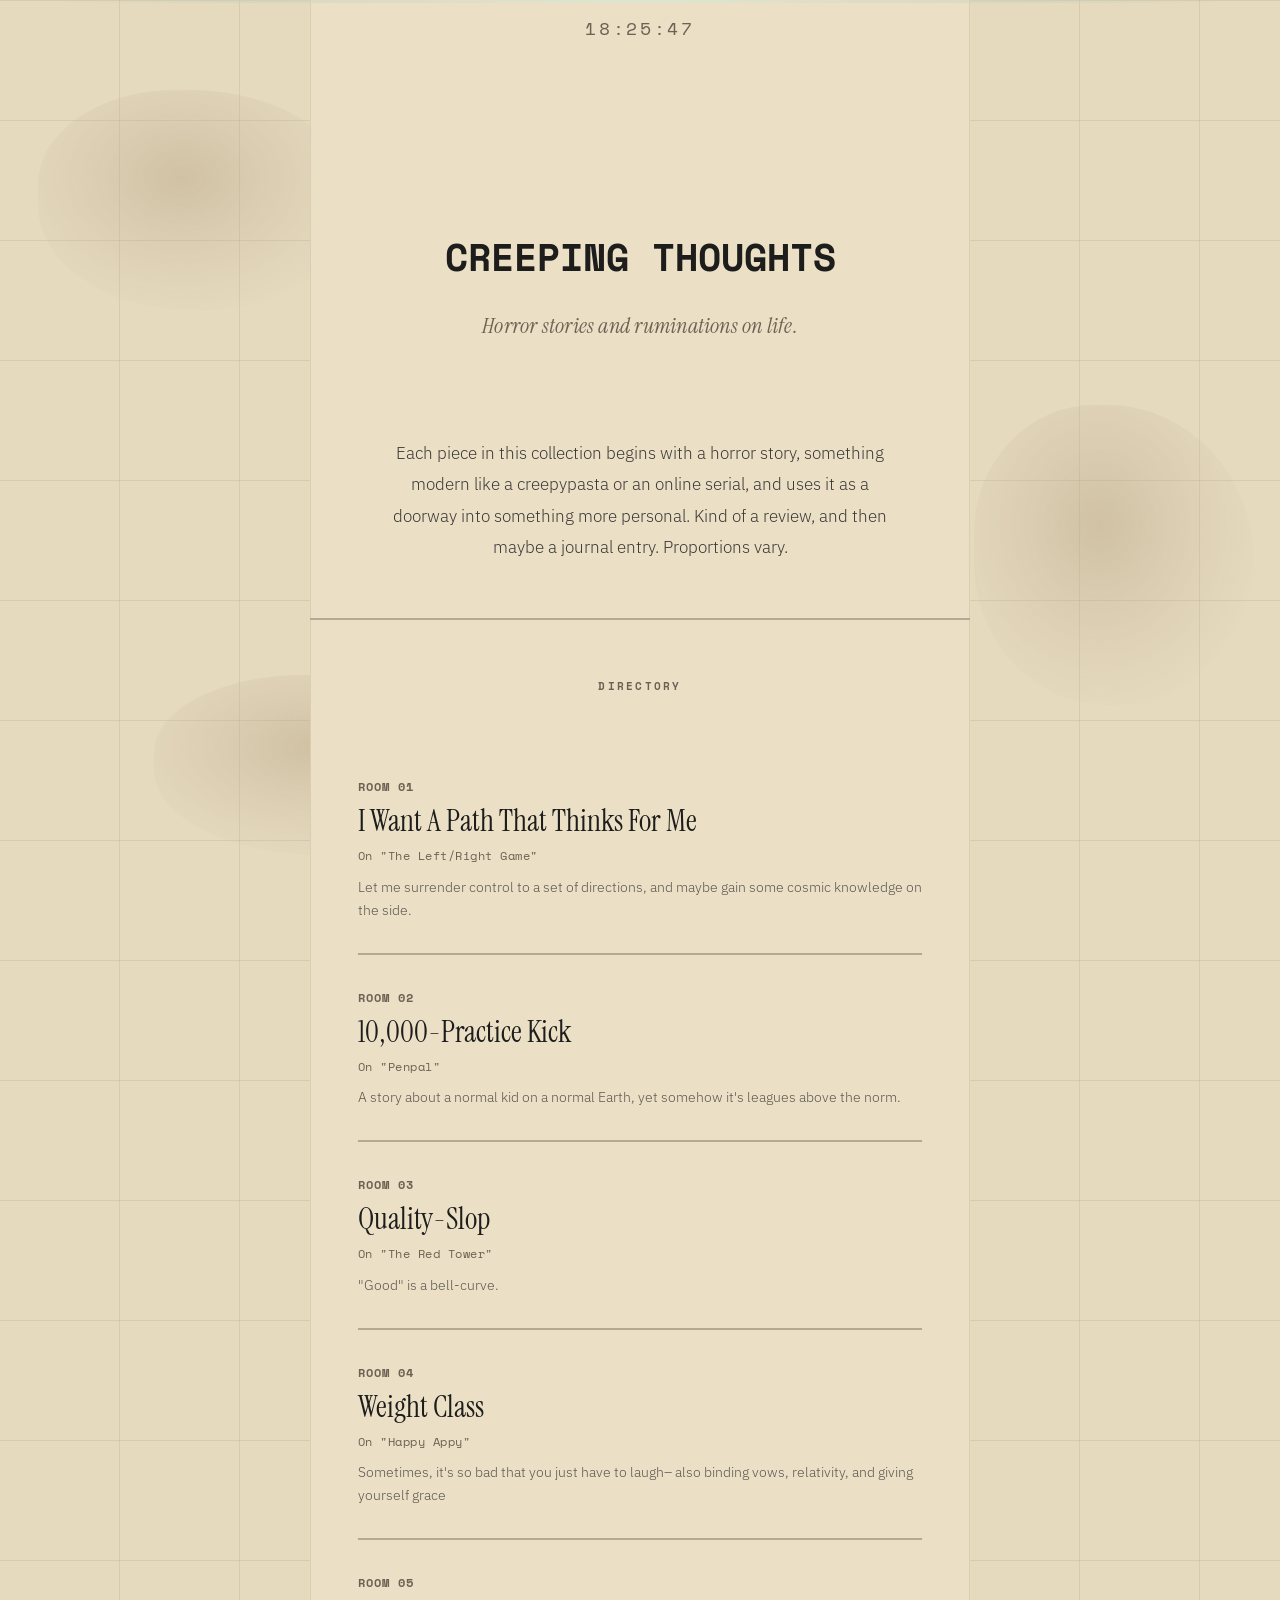
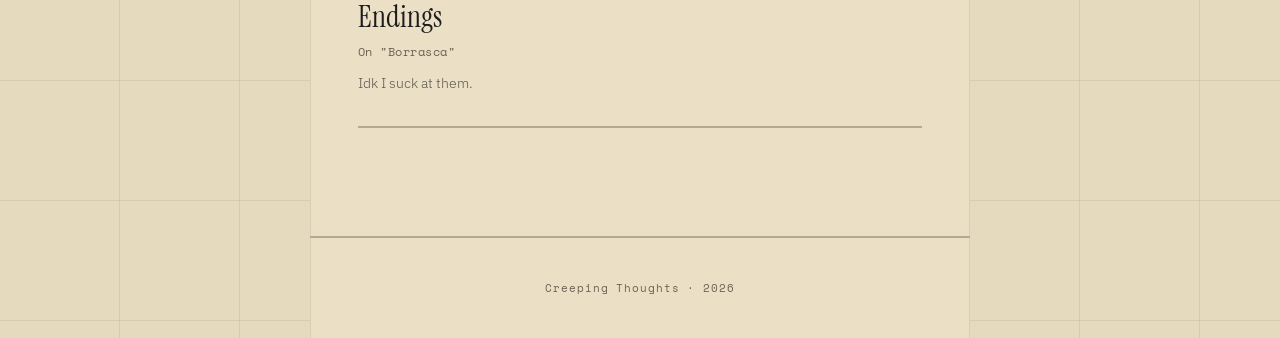
<file: index.html>
<!DOCTYPE html>
<html lang="en">
<head>
  <meta charset="UTF-8">
  <meta name="viewport" content="width=device-width, initial-scale=1.0">
  <title>Creeping Thoughts</title>
  <link rel="stylesheet" href="css/liminal.css">
</head>
<body data-theme="backrooms">

  <div class="page-wrapper">

    <!-- Clock -->
    <div class="live-clock content-col"></div>

    <!-- Hero -->
    <div class="hero content-col">
      <h1 class="hero__title">Creeping Thoughts</h1>
      <p class="hero__tagline">Horror stories and ruminations on life.</p>
    </div>

    <!-- Intro -->
    <section class="intro content-col">
      <p>
        Each piece in this collection begins with a horror story, something modern
        like a creepypasta or an online serial, and
        uses it as a doorway into something more personal. Kind of a review, and then maybe a journal entry. Proportions vary.
      </p>
    </section>

    <!-- Essay Index -->
    <section class="essay-index content-col">
      <h2 class="essay-index__heading">Directory</h2>

      <a href="essays/left-right-game.html" class="essay-card">
        <div class="essay-card__number">ROOM 01</div>
        <div class="essay-card__title">I Want A Path That Thinks For Me</div>
        <div class="essay-card__source">On "The Left/Right Game"</div>
        <div class="essay-card__teaser">Let me surrender control to a set of directions, and maybe gain some cosmic knowledge on the side.</div>
      </a>

      <a href="essays/penpal.html" class="essay-card">
        <div class="essay-card__number">ROOM 02</div>
        <div class="essay-card__title">10,000-Practice Kick</div>
        <div class="essay-card__source">On "Penpal"</div>
        <div class="essay-card__teaser">A story about a normal kid on a normal Earth, yet somehow it's leagues above the norm. </div>
      </a>

      <a href="essays/red-tower.html" class="essay-card">
        <div class="essay-card__number">ROOM 03</div>
        <div class="essay-card__title">Quality-Slop</div>
        <div class="essay-card__source">On "The Red Tower"</div>
        <div class="essay-card__teaser">"Good" is a bell-curve.</div>
      </a>

      <a href="essays/happy-appy.html" class="essay-card">
        <div class="essay-card__number">ROOM 04</div>
        <div class="essay-card__title">Weight Class</div>
        <div class="essay-card__source">On "Happy Appy"</div>
        <div class="essay-card__teaser">Sometimes, it's so bad that you just have to laugh– also binding vows, relativity, and giving yourself grace</div>
      </a>

      <a href="essays/essay-5.html" class="essay-card">
        <div class="essay-card__number">ROOM 05</div>
        <div class="essay-card__title">Endings</div>
        <div class="essay-card__source">On "Borrasca"</div>
        <div class="essay-card__teaser">Idk I suck at them.</div>
      </a>

    </section>

    <!-- Footer -->
    <footer class="site-footer content-col">
      <p>Creeping Thoughts &middot; 2026</p>
    </footer>

  </div>

  <script src="js/main.js"></script>
</body>
</html>
</file>
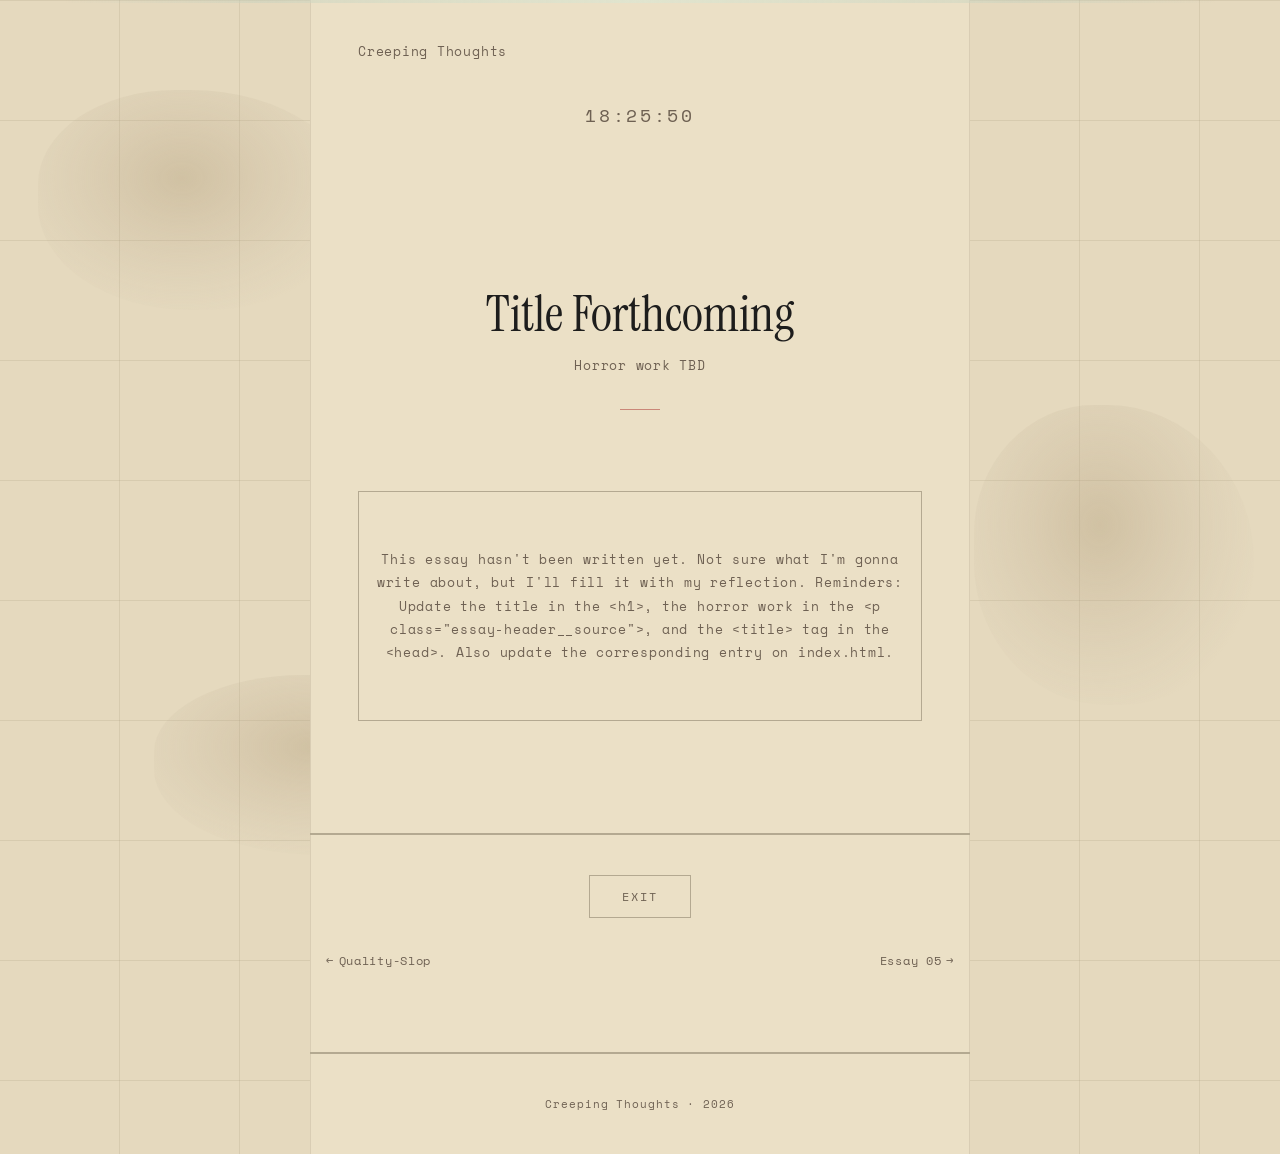
<file: essays/essay-4.html>
<!DOCTYPE html>
<html lang="en">
<head>
  <meta charset="UTF-8">
  <meta name="viewport" content="width=device-width, initial-scale=1.0">
  <title>Essay 04 — Creeping Thoughts</title>
  <link rel="stylesheet" href="../css/liminal.css">
</head>
<body data-theme="backrooms">

  <div class="page-wrapper">

    <!-- Site Header -->
    <header class="site-header">
      <div class="content-col">
        <a href="../index.html" class="site-header__home">Creeping Thoughts</a>
      </div>
    </header>

    <!-- Clock -->
    <div class="live-clock content-col"></div>

    <!-- Essay Header -->
    <div class="essay-header content-col">
      <h1 class="essay-header__title">Title Forthcoming</h1>
      <p class="essay-header__source">Horror work TBD</p>
      <hr class="essay-header__rule">
    </div>

    <!-- Essay Body -->
    <article class="essay-body content-col">

      <div class="placeholder-notice">
        This essay hasn't been written yet. Not sure what I'm gonna write about, but I'll
        fill it with my reflection. Reminders: Update the title in the &lt;h1&gt;, the
        horror work in the &lt;p class="essay-header__source"&gt;, and the &lt;title&gt;
        tag in the &lt;head&gt;. Also update the corresponding entry on index.html.
      </div>

    </article>

    <!-- Navigation -->
    <nav class="essay-nav content-col">
      <a href="../index.html" class="essay-nav__back">Exit</a>
      <div class="essay-nav__siblings">
        <a href="red-tower.html">&larr; <span class="nav-label">Quality-Slop</span></a>
        <a href="essay-5.html" class="essay-nav__next"><span class="nav-label">Essay 05</span> &rarr;</a>
      </div>
    </nav>

    <!-- Footer -->
    <footer class="site-footer content-col">
      <p>Creeping Thoughts &middot; 2026</p>
    </footer>

  </div>

  <script src="../js/main.js"></script>
</body>
</html>
</file>
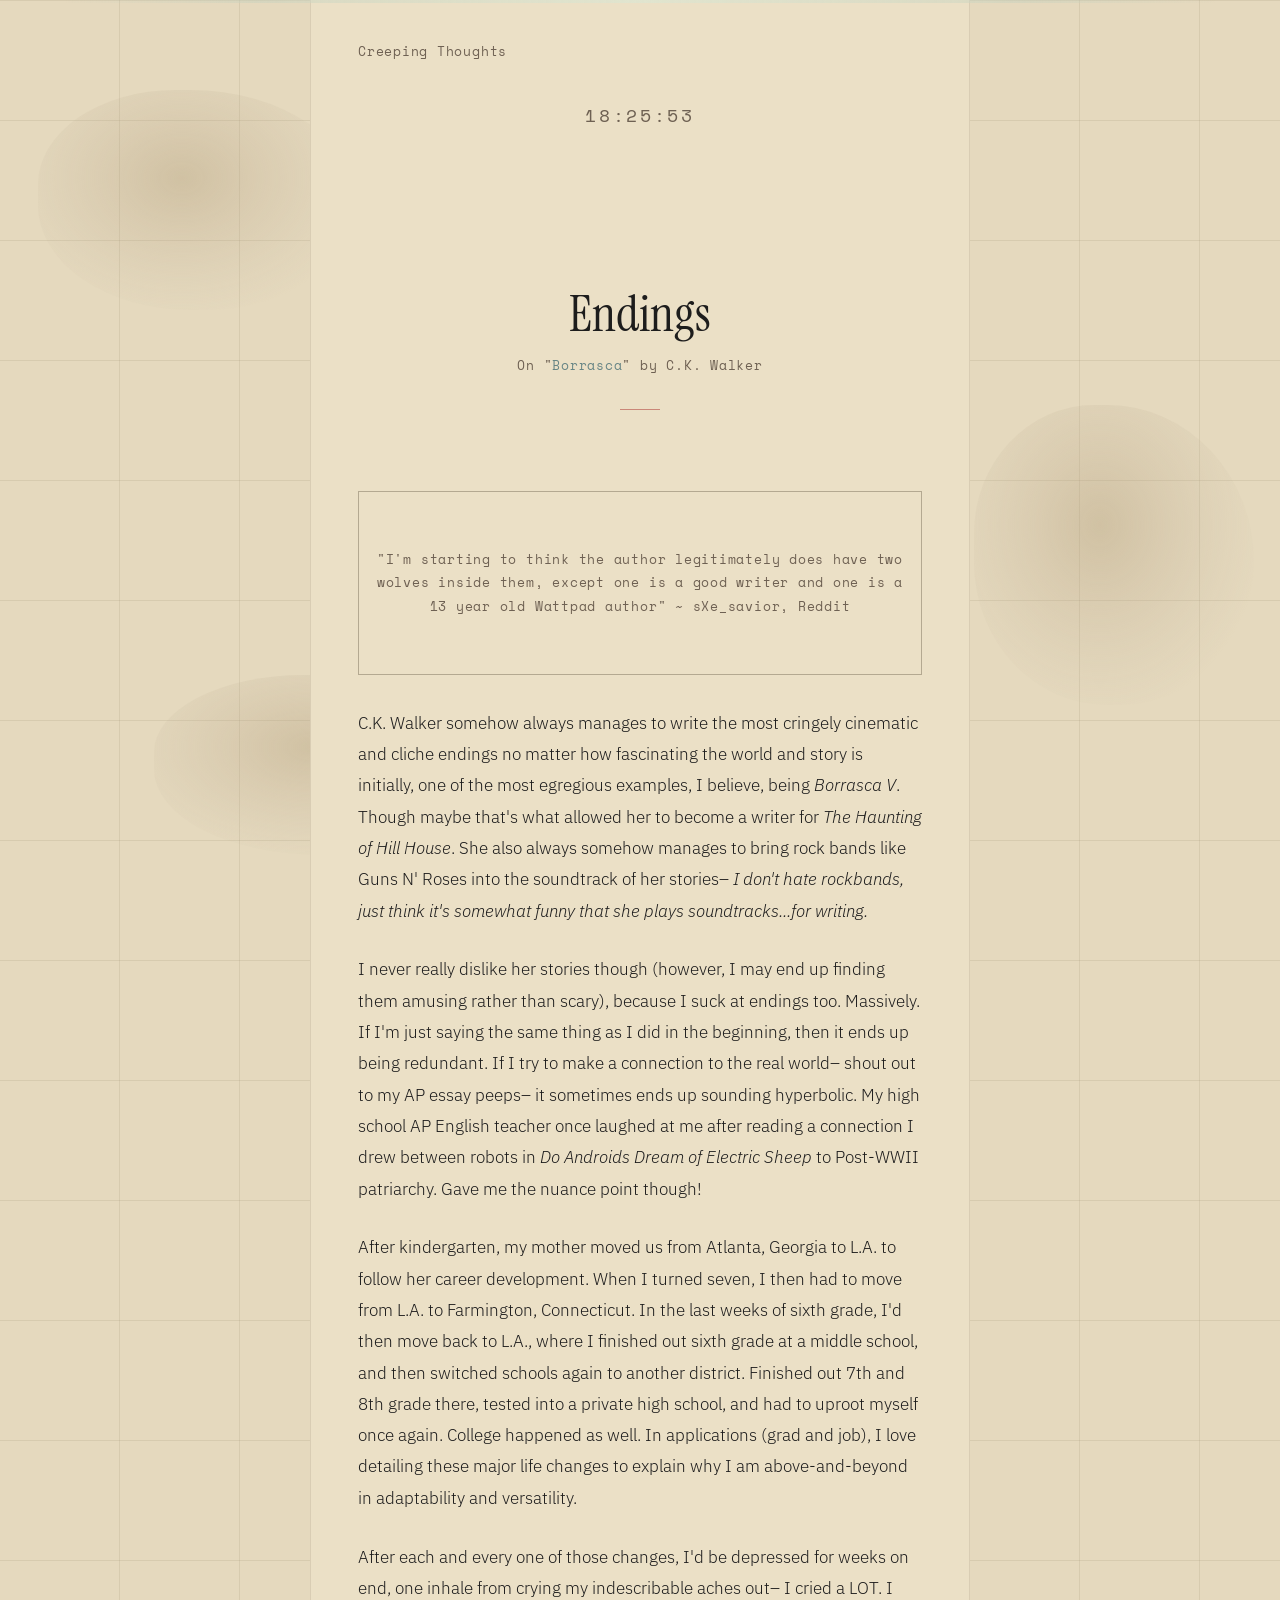
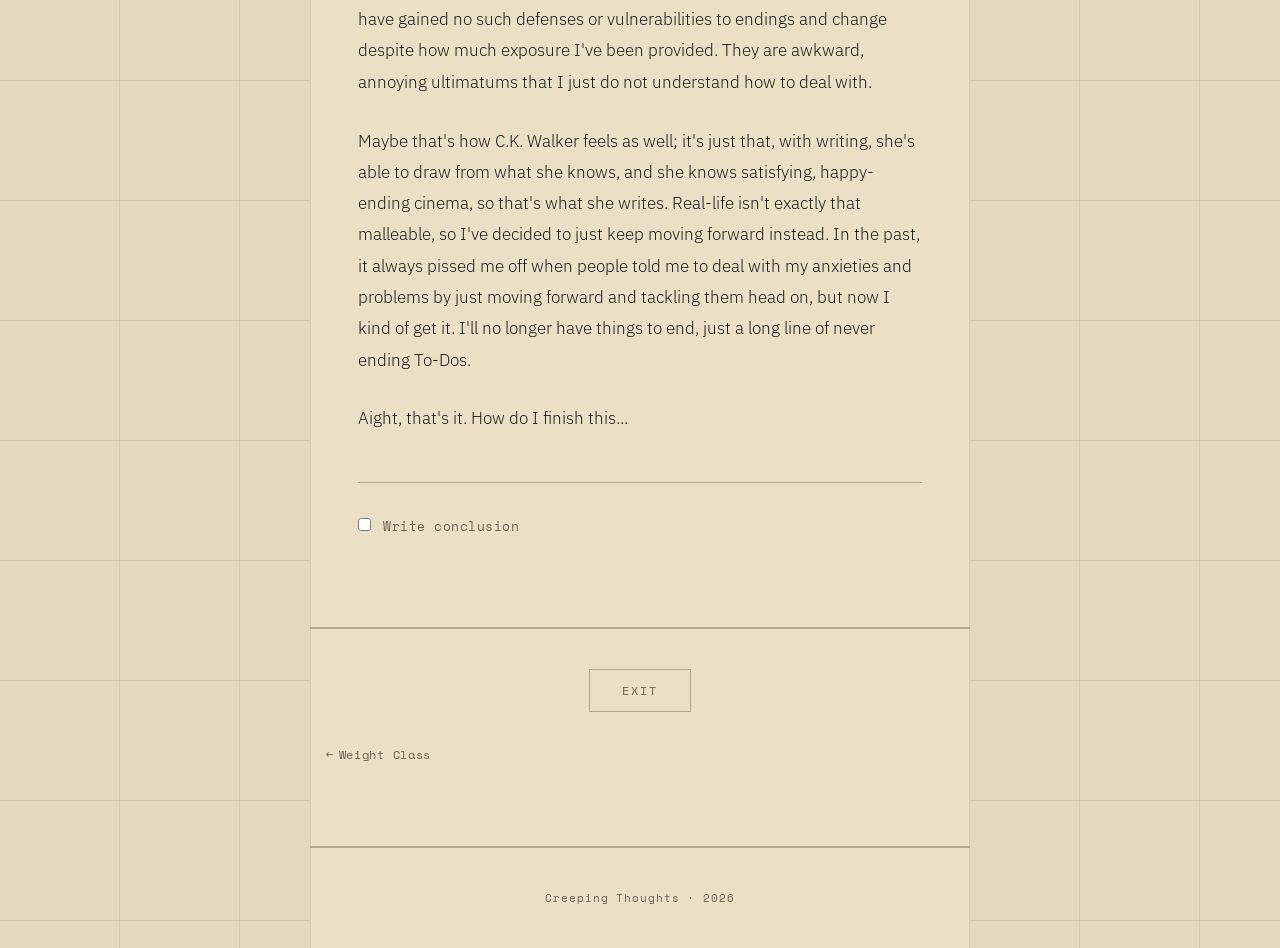
<file: essays/essay-5.html>
<!DOCTYPE html>
<html lang="en">
<head>
  <meta charset="UTF-8">
  <meta name="viewport" content="width=device-width, initial-scale=1.0">
  <title>Endings — Creeping Thoughts</title>
  <link rel="stylesheet" href="../css/liminal.css">
</head>
<body data-theme="backrooms">

  <div class="page-wrapper">

    <!-- Site Header -->
    <header class="site-header">
      <div class="content-col">
        <a href="../index.html" class="site-header__home">Creeping Thoughts</a>
      </div>
    </header>

    <!-- Clock -->
    <div class="live-clock content-col"></div>

    <!-- Essay Header -->
    <div class="essay-header content-col">
      <h1 class="essay-header__title">Endings</h1>
      <p class="essay-header__source">On "<a
          href="https://ck-walker.com/2016/04/12/borrasca/"
          target="_blank" rel="noopener">Borrasca</a>" by C.K. Walker</p>
      <hr class="essay-header__rule">
    </div>

    <!-- Essay Body -->
    <article class="essay-body content-col">

      <div class="placeholder-notice">
        "I'm starting to think the author legitimately does have two wolves inside them, except one is a good writer and one is a 13 year old Wattpad author" ~ sXe_savior, Reddit
      </div>

      <p>
        C.K. Walker somehow always manages to write the most cringely cinematic and cliche endings
        no matter how fascinating the world and story is initially, one of the most egregious examples, I
        believe, being <em>Borrasca V</em>. Though maybe that's what allowed her to become a writer for <em>The
        Haunting of Hill House</em>. She also always somehow manages to bring rock bands like Guns N'
        Roses into the soundtrack of her stories&ndash; <em>I don't hate rockbands, just think it's somewhat funny
        that she plays soundtracks...for writing.</em>
      </p>

      <p>
        I never really dislike her stories though (however, I may end up finding them amusing rather
        than scary), because I suck at endings too. Massively. If I'm just saying the same thing as I did
        in the beginning, then it ends up being redundant. If I try to make a connection to the real world&ndash;
        shout out to my AP essay peeps&ndash; it sometimes ends up sounding hyperbolic. My high school
        AP English teacher once laughed at me after reading a connection I drew between robots in <em>Do
        Androids Dream of Electric Sheep</em> to Post-WWII patriarchy. Gave me the nuance point though!
      </p>

      <p>
        After kindergarten, my mother moved us from Atlanta, Georgia to L.A. to follow her career
        development. When I turned seven, I then had to move from L.A. to Farmington, Connecticut. In
        the last weeks of sixth grade, I'd then move back to L.A., where I finished out sixth grade at a
        middle school, and then switched schools again to another district. Finished out 7th and 8th
        grade there, tested into a private high school, and had to uproot myself once again. College
        happened as well. In applications (grad and job), I love detailing these major life changes to
        explain why I am above-and-beyond in adaptability and versatility.
      </p>

      <p>
        After each and every one of those changes, I'd be depressed for weeks on end, one inhale from
        crying my indescribable aches out&ndash; I cried a LOT. I have gained no such defenses or
        vulnerabilities to endings and change despite how much exposure I've been provided. They are
        awkward, annoying ultimatums that I just do not understand how to deal with.
      </p>

      <p>
        Maybe that's how C.K. Walker feels as well; it's just that, with writing, she's able to draw from
        what she knows, and she knows satisfying, happy-ending cinema, so that's what she writes.
        Real-life isn't exactly that malleable, so I've decided to just keep moving forward instead. In the
        past, it always pissed me off when people told me to deal with my anxieties and problems by
        just moving forward and tackling them head on, but now I kind of get it. I'll no longer have things
        to end, just a long line of never ending To-Dos.
      </p>

      <p>
        Aight, that's it. How do I finish this...
      </p>

      <div class="todo-list" id="todo-list"></div>

    </article>

    <!-- Navigation -->
    <nav class="essay-nav content-col">
      <a href="../index.html" class="essay-nav__back">Exit</a>
      <div class="essay-nav__siblings">
        <a href="happy-appy.html">&larr; <span class="nav-label">Weight Class</span></a>
      </div>
    </nav>

    <!-- Footer -->
    <footer class="site-footer content-col">
      <p>Creeping Thoughts &middot; 2026</p>
    </footer>

  </div>

  <script src="../js/main.js"></script>
  <script>
    (function () {
      var list = document.getElementById('todo-list');

      function addItem() {
        var item = document.createElement('div');
        item.className = 'todo-item';

        var cb = document.createElement('input');
        cb.type = 'checkbox';

        var label = document.createElement('span');
        label.className = 'todo-item__label';
        label.textContent = 'Write conclusion';

        cb.addEventListener('change', function () {
          label.textContent = 'Brainstorm conclusions';
          item.classList.add('todo-item--done');
          cb.disabled = true;
          addItem();
        });

        item.appendChild(cb);
        item.appendChild(label);
        list.appendChild(item);
      }

      addItem();
    })();
  </script>
</body>
</html>
</file>
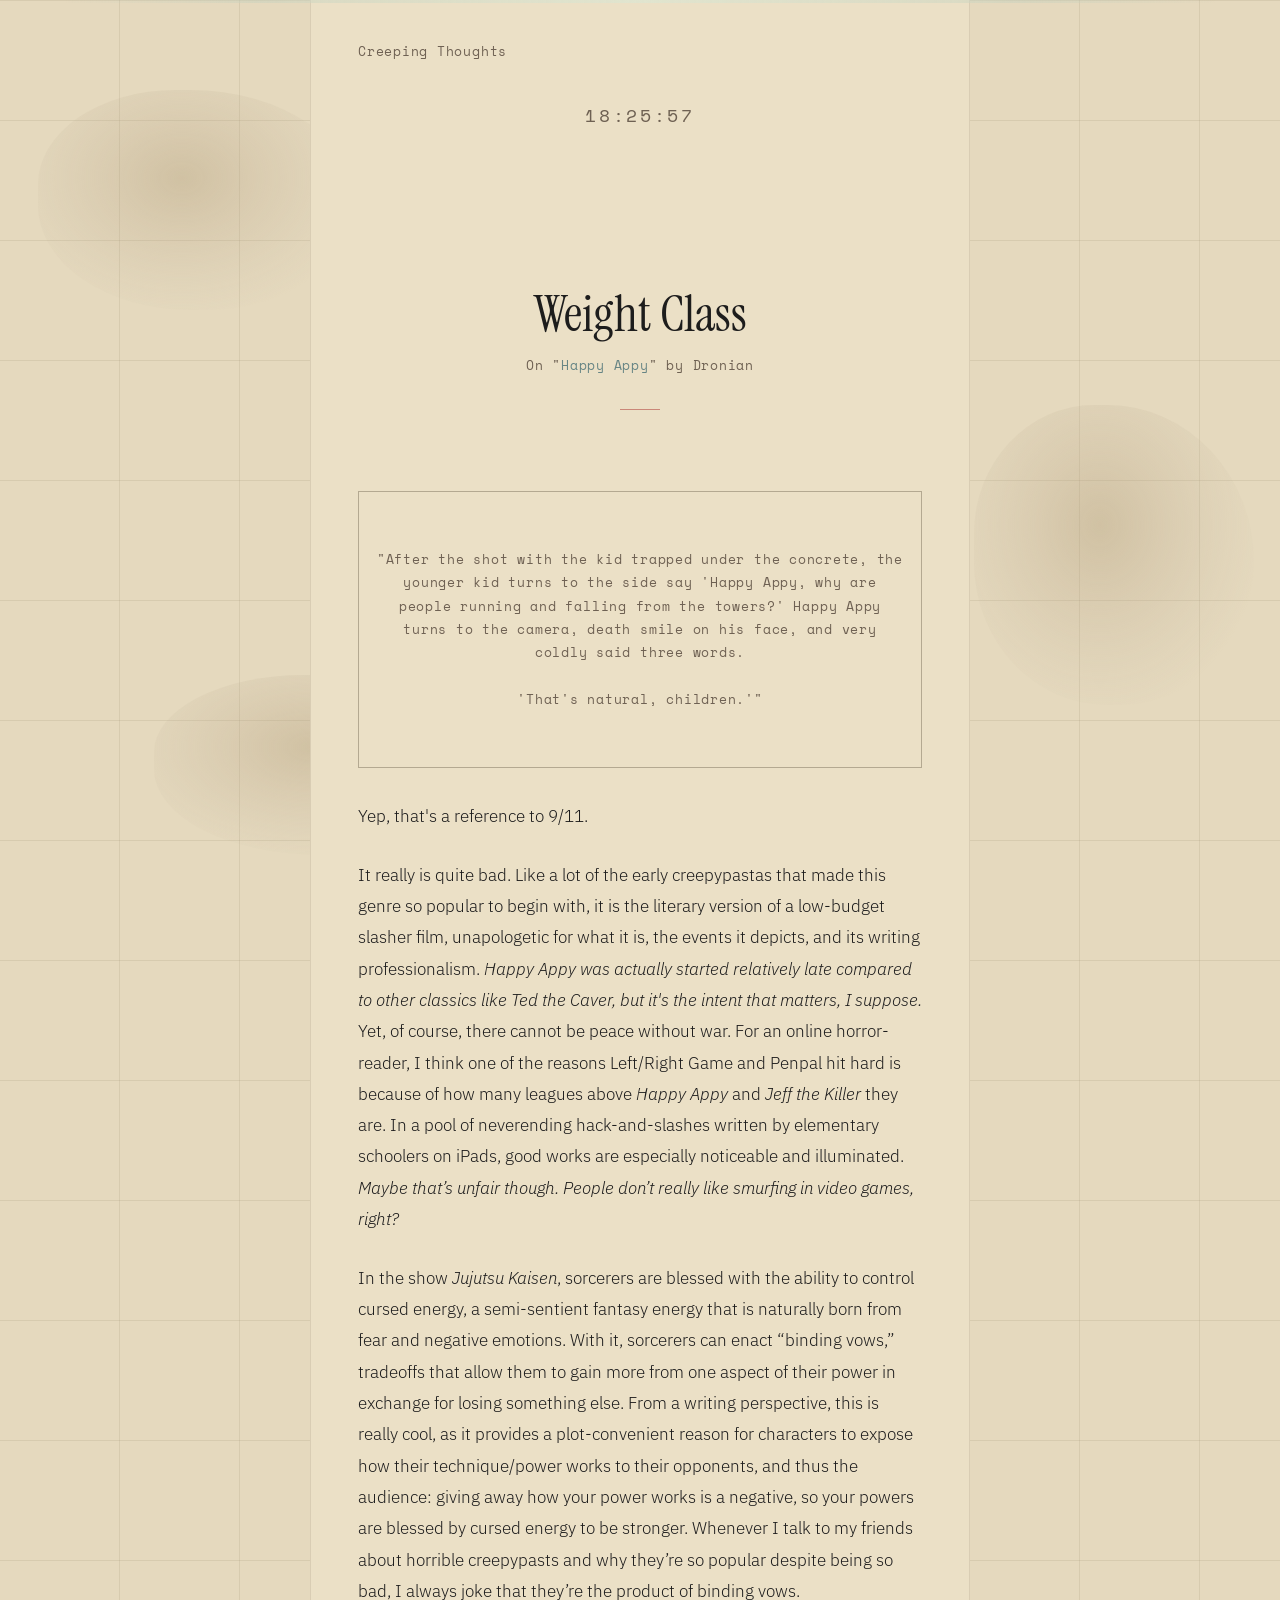
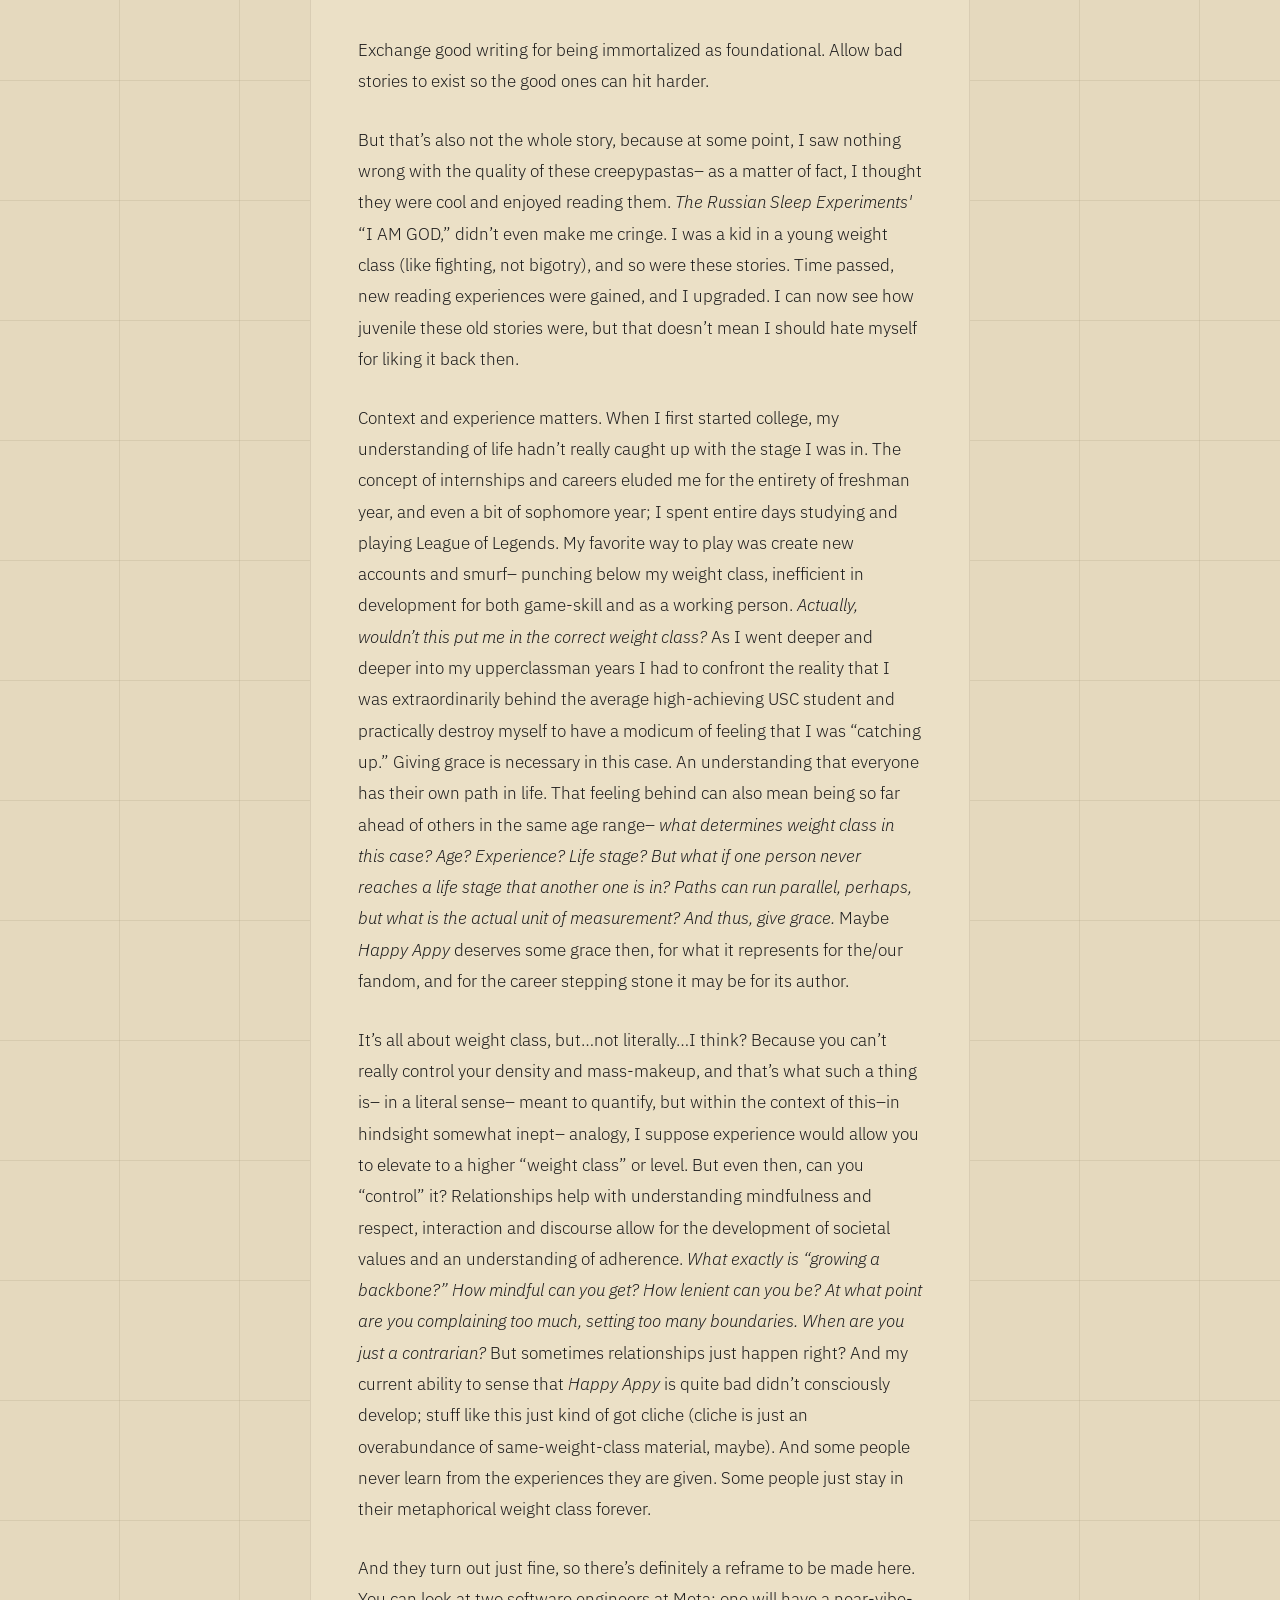
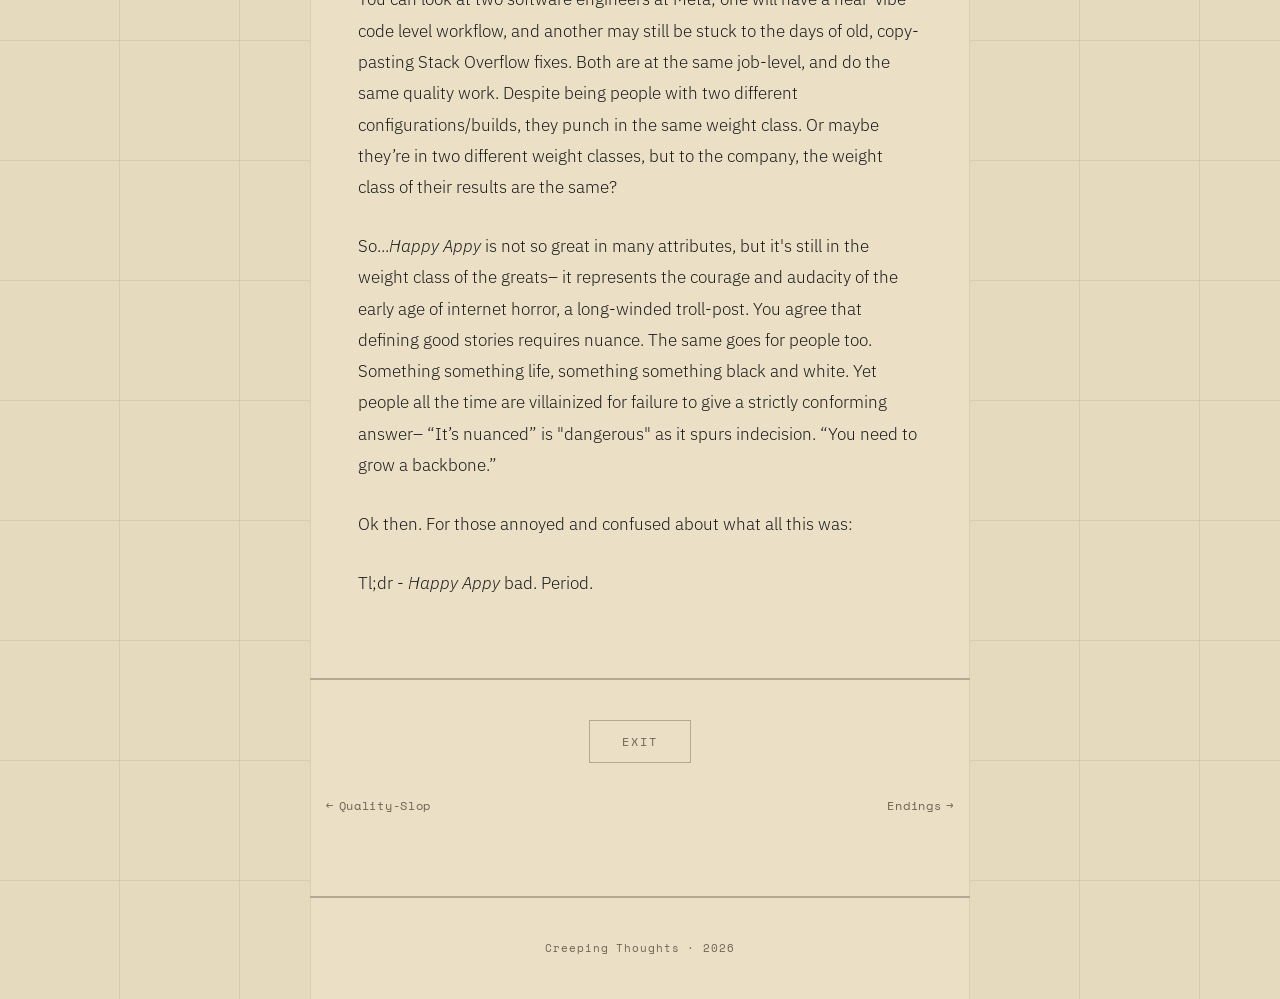
<file: essays/happy-appy.html>
<!DOCTYPE html>
<html lang="en">

<head>
  <meta charset="UTF-8">
  <meta name="viewport" content="width=device-width, initial-scale=1.0">
  <title>Weight Class — Creeping Thoughts</title>
  <link rel="stylesheet" href="../css/liminal.css">
</head>

<body data-theme="backrooms">

  <div class="page-wrapper">

    <!-- Site Header -->
    <header class="site-header">
      <div class="content-col">
        <a href="../index.html" class="site-header__home">Creeping Thoughts</a>
      </div>
    </header>

    <!-- Clock -->
    <div class="live-clock content-col"></div>

    <!-- Essay Header -->
    <div class="essay-header content-col">
      <h1 class="essay-header__title">Weight Class</h1>
      <p class="essay-header__source">On "<a href="https://happyappy.fandom.com/wiki/Happy_Appy_Wiki" target="_blank"
          rel="noopener">Happy Appy</a>" by Dronian</p>
      <hr class="essay-header__rule">
    </div>

    <!-- Essay Body -->
    <article class="essay-body content-col">

      <div class="placeholder-notice">
        "After the shot with the kid trapped under the concrete, the younger kid turns to the side say 'Happy Appy, why
        are people running and falling from the towers?' Happy Appy turns to the camera, death smile on his face, and
        very coldly said three words.
        <br>
        <br>
        'That's natural, children.'"
      </div>

      <p>
        Yep, that's a reference to 9/11.
      </p>

      <p>
        It really is quite bad. Like a lot of the early creepypastas that made this genre so popular to begin with, it
        is the literary version of a low-budget slasher film, unapologetic for what it is, the events it depicts, and
        its writing professionalism. <em>
          Happy Appy was actually started relatively late compared to other classics like Ted
          the Caver, but it's the intent that matters, I suppose.
        </em> Yet, of course, there cannot be peace without war. For
        an online horror-reader, I think one of the reasons Left/Right Game and Penpal hit hard is because of how many
        leagues above <em>Happy Appy</em> and <em>Jeff the Killer</em> they are. In a pool of neverending
        hack-and-slashes written by
        elementary schoolers on iPads, good works are especially noticeable and illuminated. <em>
          Maybe that’s unfair though.
          People don’t really like smurfing in video games, right?
        </em>
      </p>

      <p>
        In the show <em>Jujutsu Kaisen</em>, sorcerers are blessed with the ability to control cursed energy, a
        semi-sentient
        fantasy energy that is naturally born from fear and negative emotions. With it, sorcerers can enact “binding
        vows,” tradeoffs that allow them to gain more from one aspect of their power in exchange for losing something
        else. From a writing perspective, this is really cool, as it provides a plot-convenient reason for characters to
        expose how their technique/power works to their opponents, and thus the audience: giving away how your power
        works is a negative, so your powers are blessed by cursed energy to be stronger. Whenever I talk to my friends
        about horrible creepypasts and why they’re so popular despite being so bad, I always joke that they’re the
        product of binding vows.
      </p>

      <p>
        Exchange good writing for being immortalized as foundational. Allow bad stories to exist so the good ones can
        hit harder.
      </p>

      <p>
        But that’s also not the whole story, because at some point, I saw nothing wrong with the quality of these
        creepypastas– as a matter of fact, I thought they were cool and enjoyed reading them. <em>
          The Russian Sleep
          Experiments'
        </em> “I AM GOD,” didn’t even make me cringe. I was a kid in a young weight class (like fighting, not
        bigotry), and so were these stories. Time passed, new reading experiences were gained, and I upgraded. I can now
        see how juvenile these old stories were, but that doesn’t mean I should hate myself for liking it back then.
      </p>

      <p>
        Context and experience matters. When I first started college, my understanding of life hadn’t really caught up
        with the stage I was in. The concept of internships and careers eluded me for the entirety of freshman year, and
        even a bit of sophomore year; I spent entire days studying and playing League of Legends. My favorite way to
        play was create new accounts and smurf– punching below my weight class, inefficient in development for both
        game-skill and as a working person. <em>Actually, wouldn’t this put me in the correct weight class?</em> As I
        went deeper
        and deeper into my upperclassman years I had to confront the reality that I was extraordinarily behind the
        average high-achieving USC student and practically destroy myself to have a modicum of feeling that I was
        “catching up.” Giving grace is necessary in this case. An understanding that everyone has their own path in
        life. That feeling behind can also mean being so far ahead of others in the same age range– <em>
          what determines
          weight class in this case? Age? Experience? Life stage? But what if one person never reaches a life stage that
          another one is in? Paths can run parallel, perhaps, but what is the actual unit of measurement? And thus, give
          grace.
        </em> Maybe <em>Happy Appy</em> deserves some grace then, for what it represents for the/our fandom, and for the
        career
        stepping stone it may be for its author.
      </p>

      <p>
        It’s all about weight class, but…not literally…I think? Because you can’t really control your density and
        mass-makeup, and that’s what such a thing is– in a literal sense– meant to quantify, but within the context of
        this–in hindsight somewhat inept– analogy, I suppose experience would allow you to elevate to a higher “weight
        class” or level. But even then, can you “control” it? Relationships help with understanding mindfulness and
        respect, interaction and discourse allow for the development of societal values and an understanding of
        adherence. <em>
          What exactly is “growing a backbone?” How mindful can you get? How lenient can you be? At what point
          are you complaining too much, setting too many boundaries. When are you just a contrarian?
        </em> But sometimes
        relationships just happen right? And my current ability to sense that <em>Happy Appy</em> is quite bad didn’t
        consciously
        develop; stuff like this just kind of got cliche (cliche is just an overabundance of same-weight-class material,
        maybe).
        And some people never learn from the experiences they are given. Some people just stay in their metaphorical
        weight class forever.
      </p>

      <p>
        And they turn out just fine, so there’s definitely a reframe to be made here. You can look at two software
        engineers at Meta; one will have a near-vibe-code level workflow, and another may still be stuck to the days of
        old, copy-pasting Stack Overflow fixes. Both are at the same job-level, and do the same quality work. Despite
        being people with two different configurations/builds, they punch in the same weight class. Or maybe they’re in
        two different weight classes, but to the company, the weight class of their results are the same?
      </p>

      <p>So...<em>Happy Appy</em> is not so great in many
        attributes, but it's still in the weight class of the greats– it represents the courage and audacity of the
        early age of internet horror, a long-winded troll-post. You agree that defining good stories requires nuance.
        The same goes for people too. Something something life,
        something something black and white. Yet people all the time are villainized for failure to give a strictly
        conforming answer– “It’s nuanced” is "dangerous" as it spurs indecision. “You need to grow a
        backbone.”
      </p>

      <p>
        Ok then. For those annoyed and confused about what all this was:
      </p>

      <p>
        Tl;dr - <em>Happy Appy</em> bad. Period.
      </p>
    </article>

    <!-- Navigation -->
    <nav class="essay-nav content-col">
      <a href="../index.html" class="essay-nav__back">Exit</a>
      <div class="essay-nav__siblings">
        <a href="red-tower.html">&larr; <span class="nav-label">Quality-Slop</span></a>
        <a href="essay-5.html" class="essay-nav__next"><span class="nav-label">Endings</span> &rarr;</a>
      </div>
    </nav>

    <!-- Footer -->
    <footer class="site-footer content-col">
      <p>Creeping Thoughts &middot; 2026</p>
    </footer>

  </div>

  <script src="../js/main.js"></script>
  <script>
    /* Apple ghost — replaces the default time-ghost on this page only */
    (function () {
      'use strict';

      /* Hide the text-based time-ghost that main.js creates */
      var suppress = document.createElement('style');
      suppress.textContent = '.time-ghost { display: none !important; }';
      document.head.appendChild(suppress);

      var el         = null;
      var clockText  = null;
      var ghostTimer = null;
      var clockTimer = null;

      var startTime = Date.now();

      function pad2(n) { return String(n).padStart(2, '0'); }

      function updateClock() {
        if (!clockText) return;
        var elapsed = Math.floor((Date.now() - startTime) / 1000);
        var mm = Math.floor(elapsed / 60);
        var ss = elapsed % 60;
        clockText.textContent = pad2(mm) + ':' + pad2(ss);
      }

      function svgEl(tag, attrs) {
        var e = document.createElementNS('http://www.w3.org/2000/svg', tag);
        for (var k in attrs) e.setAttribute(k, attrs[k]);
        return e;
      }

      function createApple() {
        var svg = svgEl('svg', {
          viewBox: '0 0 60 72', width: '90', height: '108',
          xmlns: 'http://www.w3.org/2000/svg'
        });

        /* Stem — extended to y=20 so it meets the apple body (top at y=18) */
        svg.appendChild(svgEl('rect', {
          x: '27', y: '1', width: '3.5', height: '19', rx: '1.5', fill: '#6b4226'
        }));

        /* Leaf */
        svg.appendChild(svgEl('ellipse', {
          cx: '35', cy: '5', rx: '9', ry: '4',
          fill: '#4a7c3f', transform: 'rotate(-25 35 5)'
        }));

        /* Apple body */
        svg.appendChild(svgEl('ellipse', {
          cx: '30', cy: '42', rx: '22', ry: '24', fill: '#c2453d'
        }));

        /* Highlight */
        svg.appendChild(svgEl('ellipse', {
          cx: '21', cy: '30', rx: '5', ry: '3.5',
          fill: 'rgba(255,255,255,0.18)', transform: 'rotate(-25 21 30)'
        }));

        /* Clock screen */
        svg.appendChild(svgEl('rect', {
          x: '14', y: '36', width: '32', height: '14', rx: '2',
          fill: '#1c1c1c', stroke: '#3a2e22', 'stroke-width': '0.5'
        }));

        /* Digital time text */
        clockText = svgEl('text', {
          x: '30', y: '47',
          'text-anchor': 'middle',
          'font-family': "'Space Mono', 'Courier New', monospace",
          'font-size': '8',
          'letter-spacing': '0.5',
          fill: '#c2453d'
        });
        svg.appendChild(clockText);

        el = document.createElement('div');
        el.style.cssText = 'position:fixed;z-index:100;pointer-events:none;user-select:none;opacity:0;';
        el.appendChild(svg);
        document.body.appendChild(el);

        updateClock();
        clockTimer = setInterval(updateClock, 1000);
      }

      function safePosition() {
        var vw       = window.innerWidth;
        var vh       = window.innerHeight;
        var pad      = 16;
        var contentW = Math.min(660, vw);
        var gutterW  = (vw - contentW) / 2;
        var elW      = el.offsetWidth;
        var elH      = el.offsetHeight;
        var top      = pad + Math.random() * Math.max(vh - elH - pad * 2, 0);
        var left;

        if (gutterW > elW + pad * 2) {
          if (Math.random() > 0.5) {
            left = pad + Math.random() * Math.max(gutterW - elW - pad * 2, 0);
          } else {
            left = (vw - gutterW + pad) + Math.random() * Math.max(gutterW - elW - pad * 2, 0);
          }
        } else {
          left = Math.random() > 0.5 ? pad : Math.max(vw - elW - pad, pad);
        }

        el.style.top   = Math.round(top)  + 'px';
        el.style.left  = Math.round(left) + 'px';
        el.style.right = '';
      }

      function scheduleNext() {
        ghostTimer = setTimeout(flickerSequence, 1000 + Math.random() * 2000);
      }

      function flickerSequence() {
        updateClock();
        el.style.opacity = '0';
        safePosition();

        var steps = [
          { o: 0.5, d: 60 },
          { o: 0,   d: 80 },
          { o: 0.7, d: 50 },
          { o: 0,   d: 100 },
          { o: 0.4, d: 40 },
          { o: 0,   d: 70 },
          { o: 0.6, d: 60 },
          { o: 1,   d: 15000 },
          { o: 0,   d: 80 },
          { o: 0.3, d: 50 },
          { o: 0,   d: 0 }
        ];

        var i = 0;
        function runStep() {
          if (i >= steps.length) { scheduleNext(); return; }
          el.style.opacity = steps[i].o;
          var dur = steps[i].d;
          i++;
          if (dur > 0) { setTimeout(runStep, dur); } else { scheduleNext(); }
        }
        runStep();
      }

      function init() {
        createApple();
        ghostTimer = setTimeout(flickerSequence, 2000 + Math.random() * 3000);
      }

      if (document.readyState === 'loading') {
        document.addEventListener('DOMContentLoaded', init);
      } else {
        init();
      }
    })();
  </script>
</body>

</html>
</file>
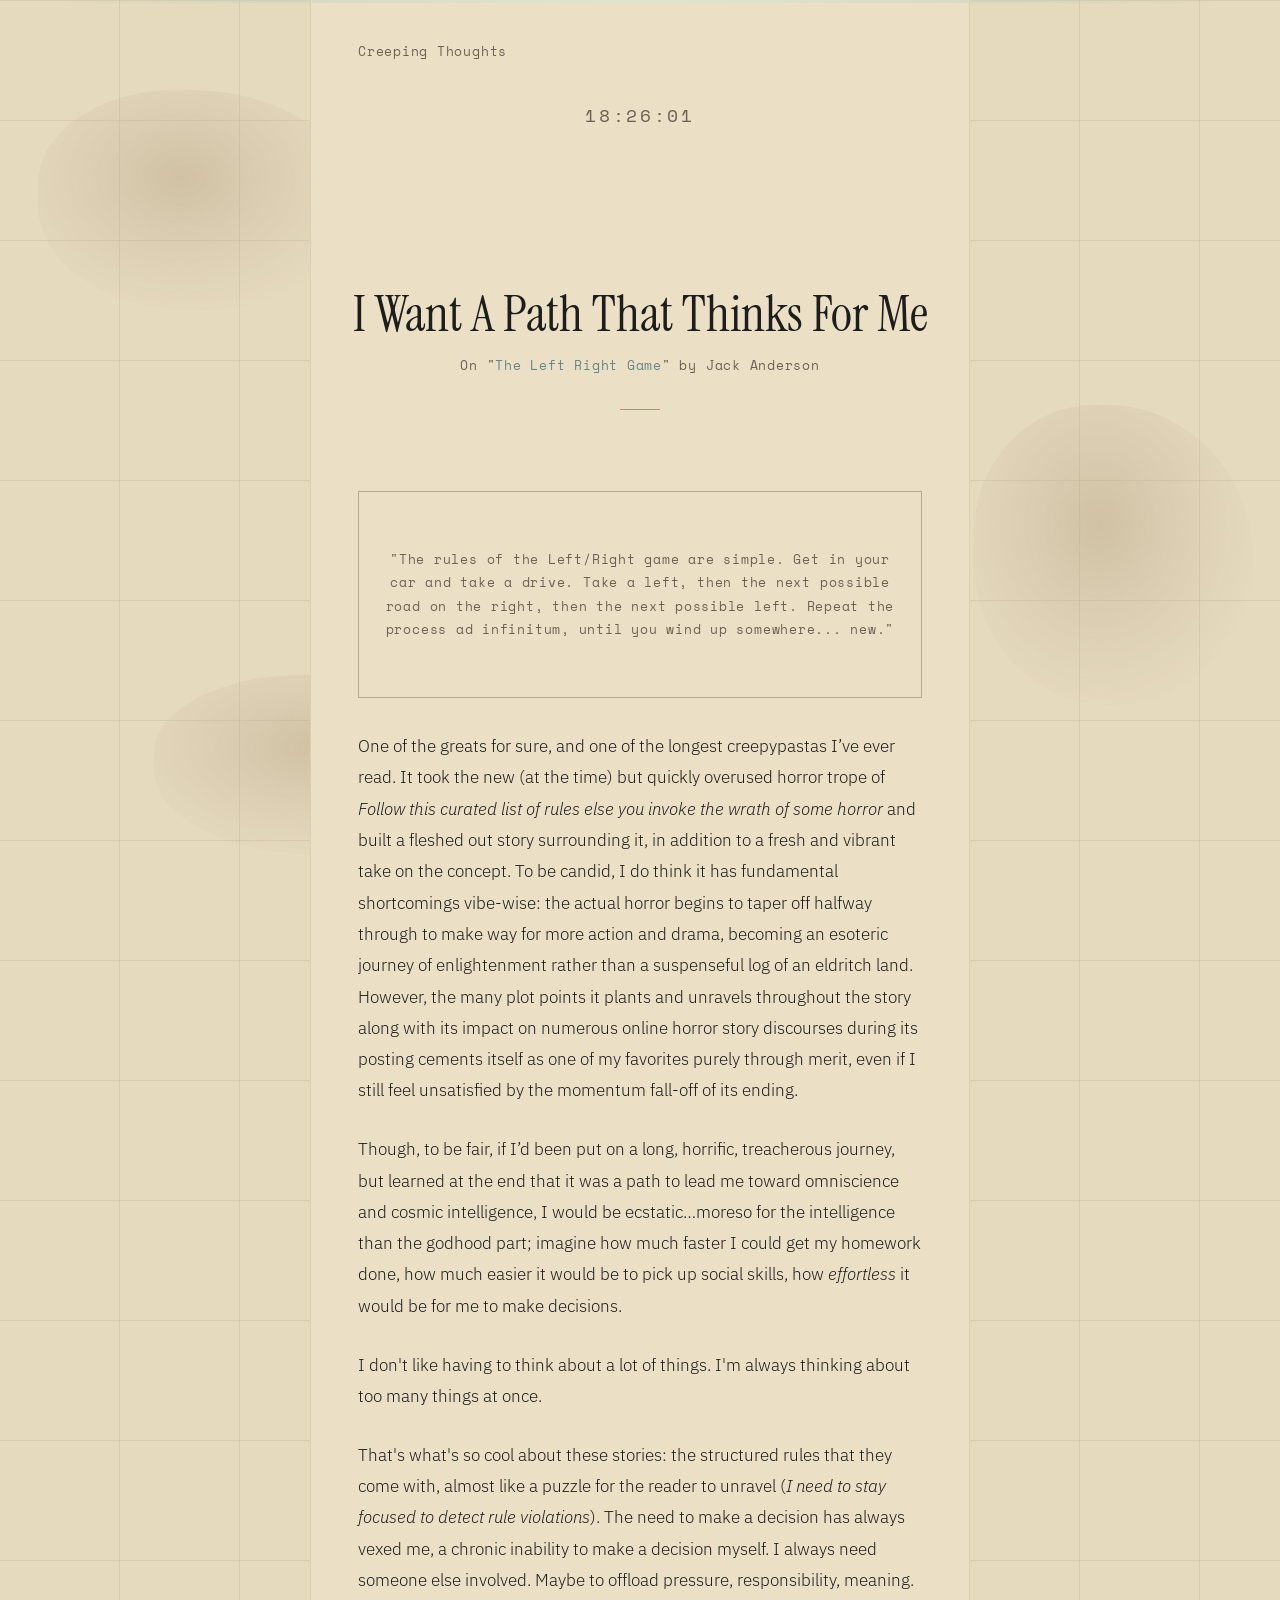
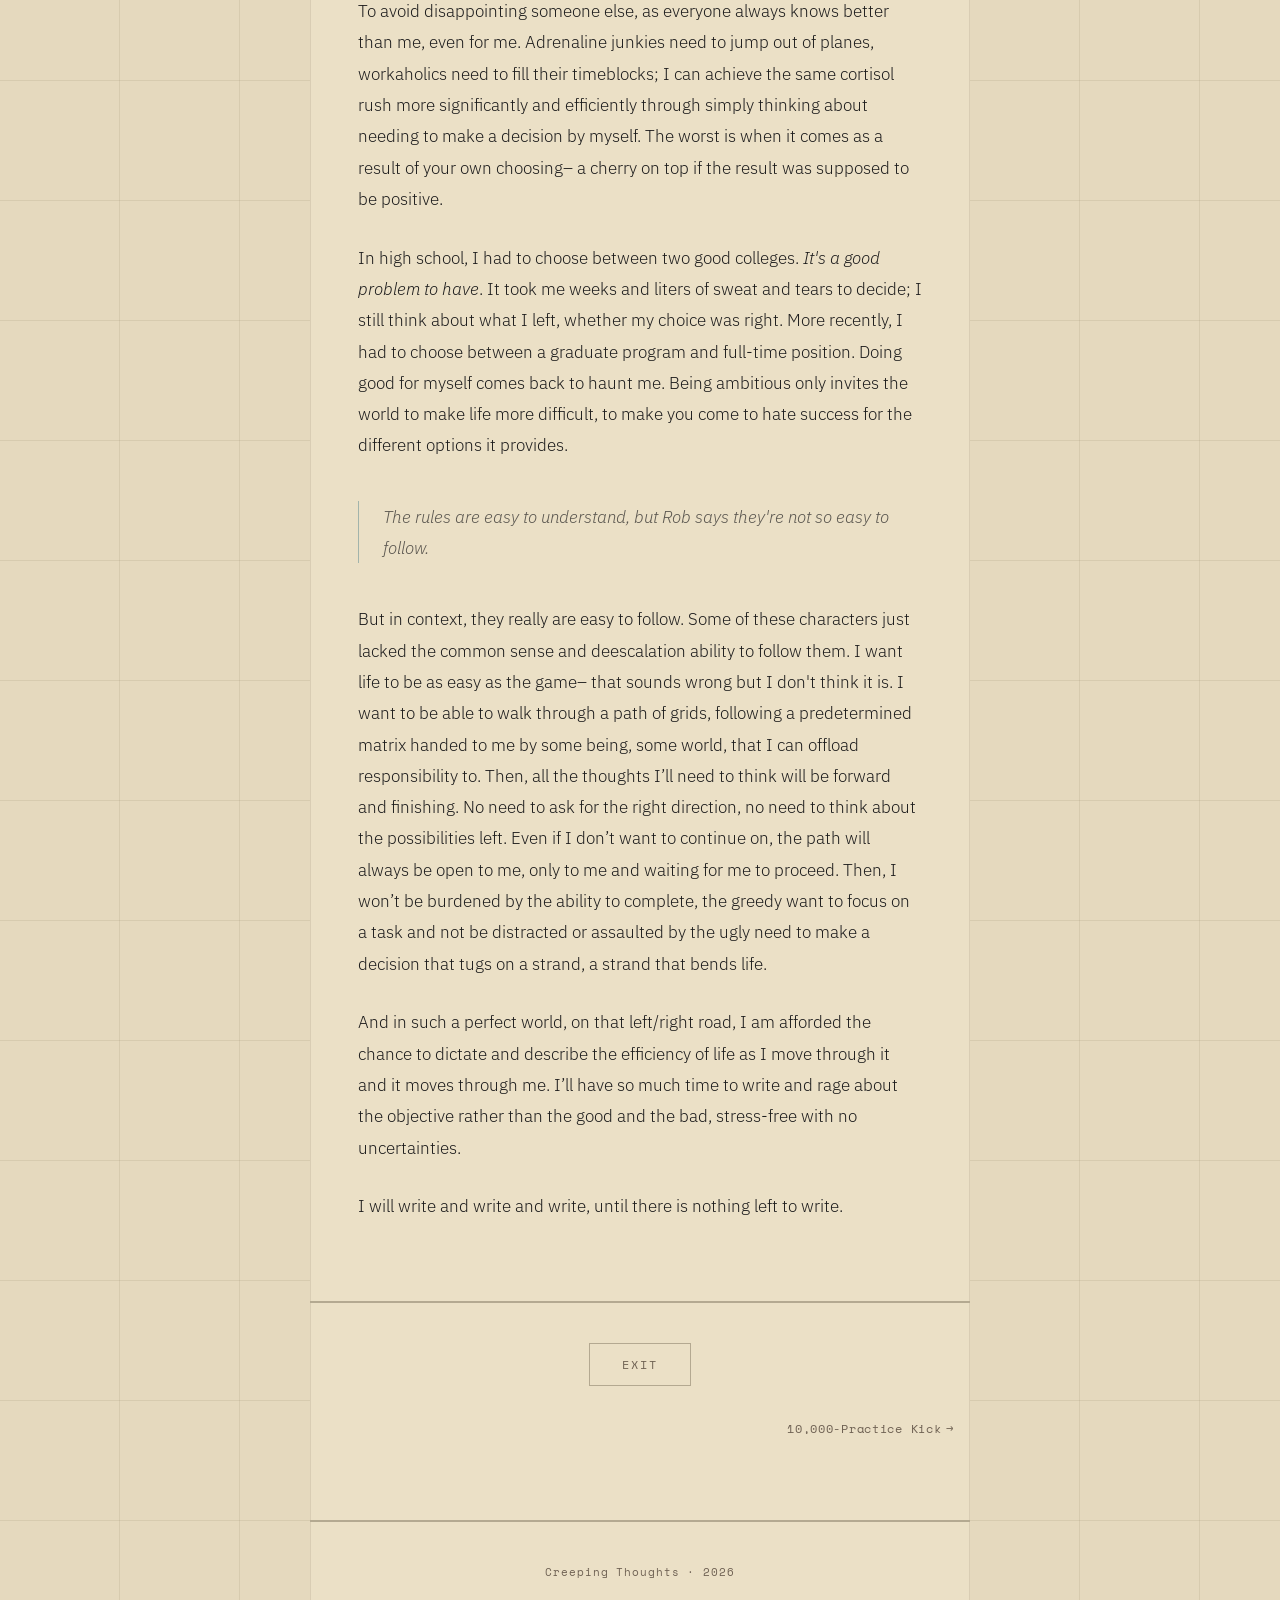
<file: essays/left-right-game.html>
<!DOCTYPE html>
<html lang="en">

<head>
  <meta charset="UTF-8">
  <meta name="viewport" content="width=device-width, initial-scale=1.0">
  <title>I Want A Path That Thinks For Me — Creeping Thoughts</title>
  <link rel="stylesheet" href="../css/liminal.css">
</head>

<body data-theme="backrooms">

  <div class="page-wrapper">

    <!-- Site Header -->
    <header class="site-header">
      <div class="content-col">
        <a href="../index.html" class="site-header__home">Creeping Thoughts</a>
      </div>
    </header>

    <!-- Clock -->
    <div class="live-clock content-col"></div>

    <!-- Essay Header -->
    <div class="essay-header content-col">
      <h1 class="essay-header__title">I Want A Path That Thinks For Me</h1>
      <p class="essay-header__source">On "<a
          href="https://www.reddit.com/r/nosleep/comments/7asz8x/has_anyone_heard_of_the_leftright_game_part_1/"
          target="_blank" rel="noopener">The Left Right Game</a>" by Jack Anderson</p>
      <hr class="essay-header__rule">
    </div>

    <!-- Essay Body -->
    <article class="essay-body content-col">

      <div class="placeholder-notice">
        "The rules of the Left/Right game are simple. Get in your car and take a drive. Take a left, then the next
        possible road on the right, then the next possible left. Repeat the process ad infinitum, until you wind up
        somewhere... new."
      </div>

      <p>
        One of the greats for sure, and one of the longest creepypastas I’ve ever read. It took the new (at the time)
        but quickly overused horror trope of <em>Follow this curated list of rules else you invoke the wrath
          of some horror</em> and built a fleshed out story surrounding it, in addition to a fresh and
        vibrant take
        on the concept. To be candid, I do think it has fundamental shortcomings vibe-wise: the actual horror begins to
        taper off halfway through
        to make way for more action and drama, becoming an esoteric journey of enlightenment rather than a
        suspenseful log of an eldritch land. However, the many plot points it plants and unravels throughout
        the story along with its impact on numerous online horror story discourses during its posting cements
        itself as one of my favorites purely through merit, even if I still feel unsatisfied by the momentum
        fall-off of its ending.
      </p>

      <p>
        Though, to be fair, if I’d been put on a long, horrific, treacherous journey, but learned at the end that it was
        a path to lead me toward omniscience and cosmic intelligence, I would be ecstatic…moreso for the intelligence
        than the godhood part; imagine how much faster I could get my homework done, how much easier it would be to pick
        up social skills, how <em>effortless</em> it would be for me to make decisions.
      </p>

      <p>I don't like having to think about a lot of things. I'm always thinking about too many things at once.</p>

      <p>
        That's what's so cool about these stories: the structured rules that they come with, almost like a puzzle for
        the reader to unravel (<em>I need to stay focused to detect rule violations</em>). The need to make a decision
        has always vexed me, a chronic inability to make a decision myself. I always need
        someone else involved. Maybe to offload pressure, responsibility, meaning. To avoid disappointing someone else,
        as everyone always knows better than me, even for me. Adrenaline junkies need to jump out of planes, workaholics
        need to fill their timeblocks; I can achieve the same cortisol rush more significantly and efficiently
        through simply thinking about needing to make a decision by myself. The worst is when it comes as a result of
        your own
        choosing– a cherry on top if the result was supposed to be positive.
      </p>

      <p>
        In high school, I had to choose between two good colleges. <em>It's a good problem to have</em>. It took me
        weeks and liters of sweat and tears to
        decide; I still think about what I left, whether my choice was right. More recently, I had to choose between a
        graduate program and full-time position. Doing good for myself comes back to haunt me. Being ambitious only
        invites the
        world to make life more difficult, to make you come to hate success for the different options it provides.
      </p>

      <blockquote>
        <p>
          The rules are easy to understand, but Rob says they're not so easy to follow.
        </p>
      </blockquote>

      <p>
        But in context, they really are easy to follow. Some of these characters just lacked the common sense and
        deescalation ability to
        follow them. I want life to be as easy as the game– that sounds wrong but I don't think it is. I want to be able
        to walk through a path of grids, following a
        predetermined matrix handed to me by some being, some world, that I can offload responsibility to. Then, all the
        thoughts I’ll need to think will be forward and finishing. No need to ask for the right direction, no need to
        think about the possibilities left. Even if I don’t want to continue on, the path will always be open to me,
        only to me and waiting for me to proceed. Then, I won’t be burdened by the ability to complete, the greedy want
        to focus on a task and not be distracted or assaulted by the ugly need to make a decision that tugs on a strand,
        a strand that bends life.
      </p>

      <p>
        And in such a perfect world, on that left/right road, I am afforded the
        chance to dictate and describe the efficiency of life as I move through it
        and it moves through me. I’ll have so much time
        to write and rage about the objective rather than the good and the bad, stress-free with no uncertainties.
      </p>

      <p>
        I will write and write and write, until there is nothing left to write.
      </p>

    </article>

    <!-- Navigation -->
    <nav class="essay-nav content-col">
      <a href="../index.html" class="essay-nav__back">Exit</a>
      <div class="essay-nav__siblings">
        <a href="penpal.html" class="essay-nav__next"><span class="nav-label">10,000-Practice Kick</span> &rarr;</a>
      </div>
    </nav>

    <!-- Footer -->
    <footer class="site-footer content-col">
      <p>Creeping Thoughts &middot; 2026</p>
    </footer>

  </div>

  <script src="../js/main.js"></script>
</body>

</html>
</file>
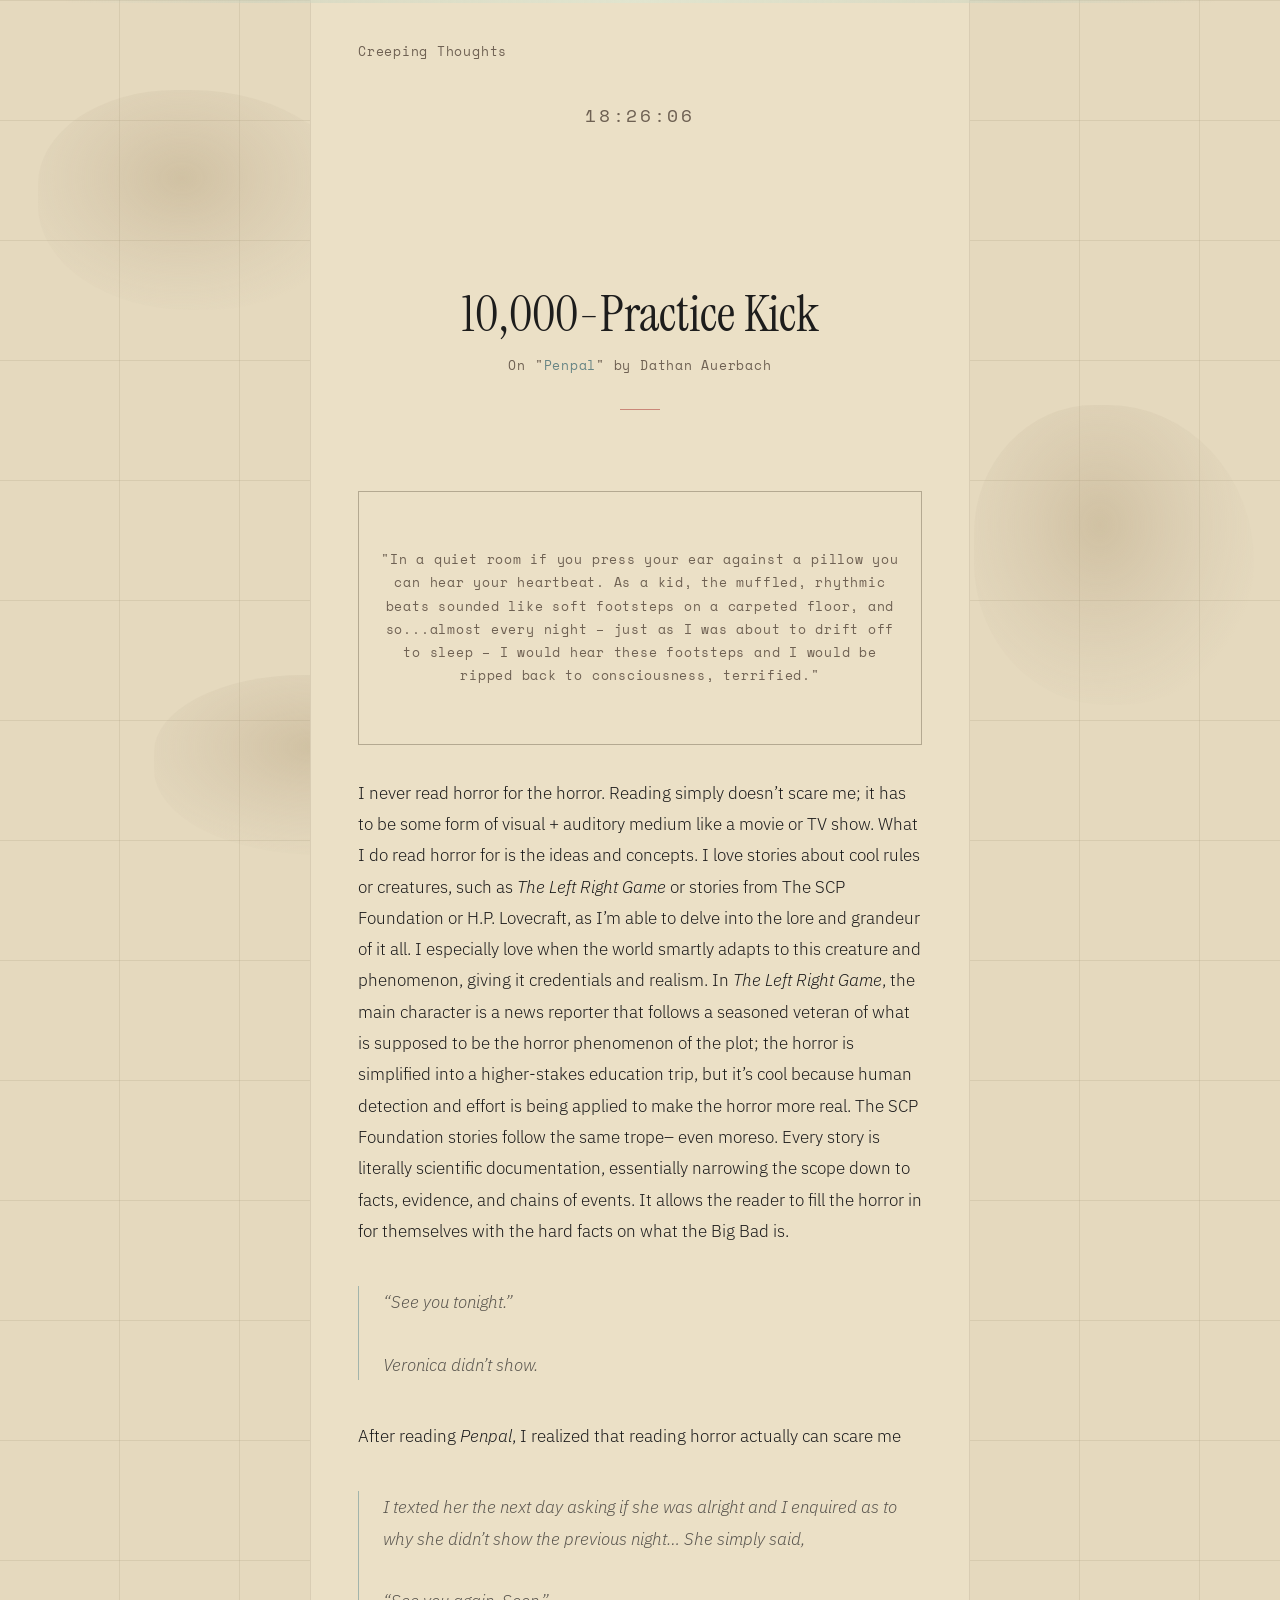
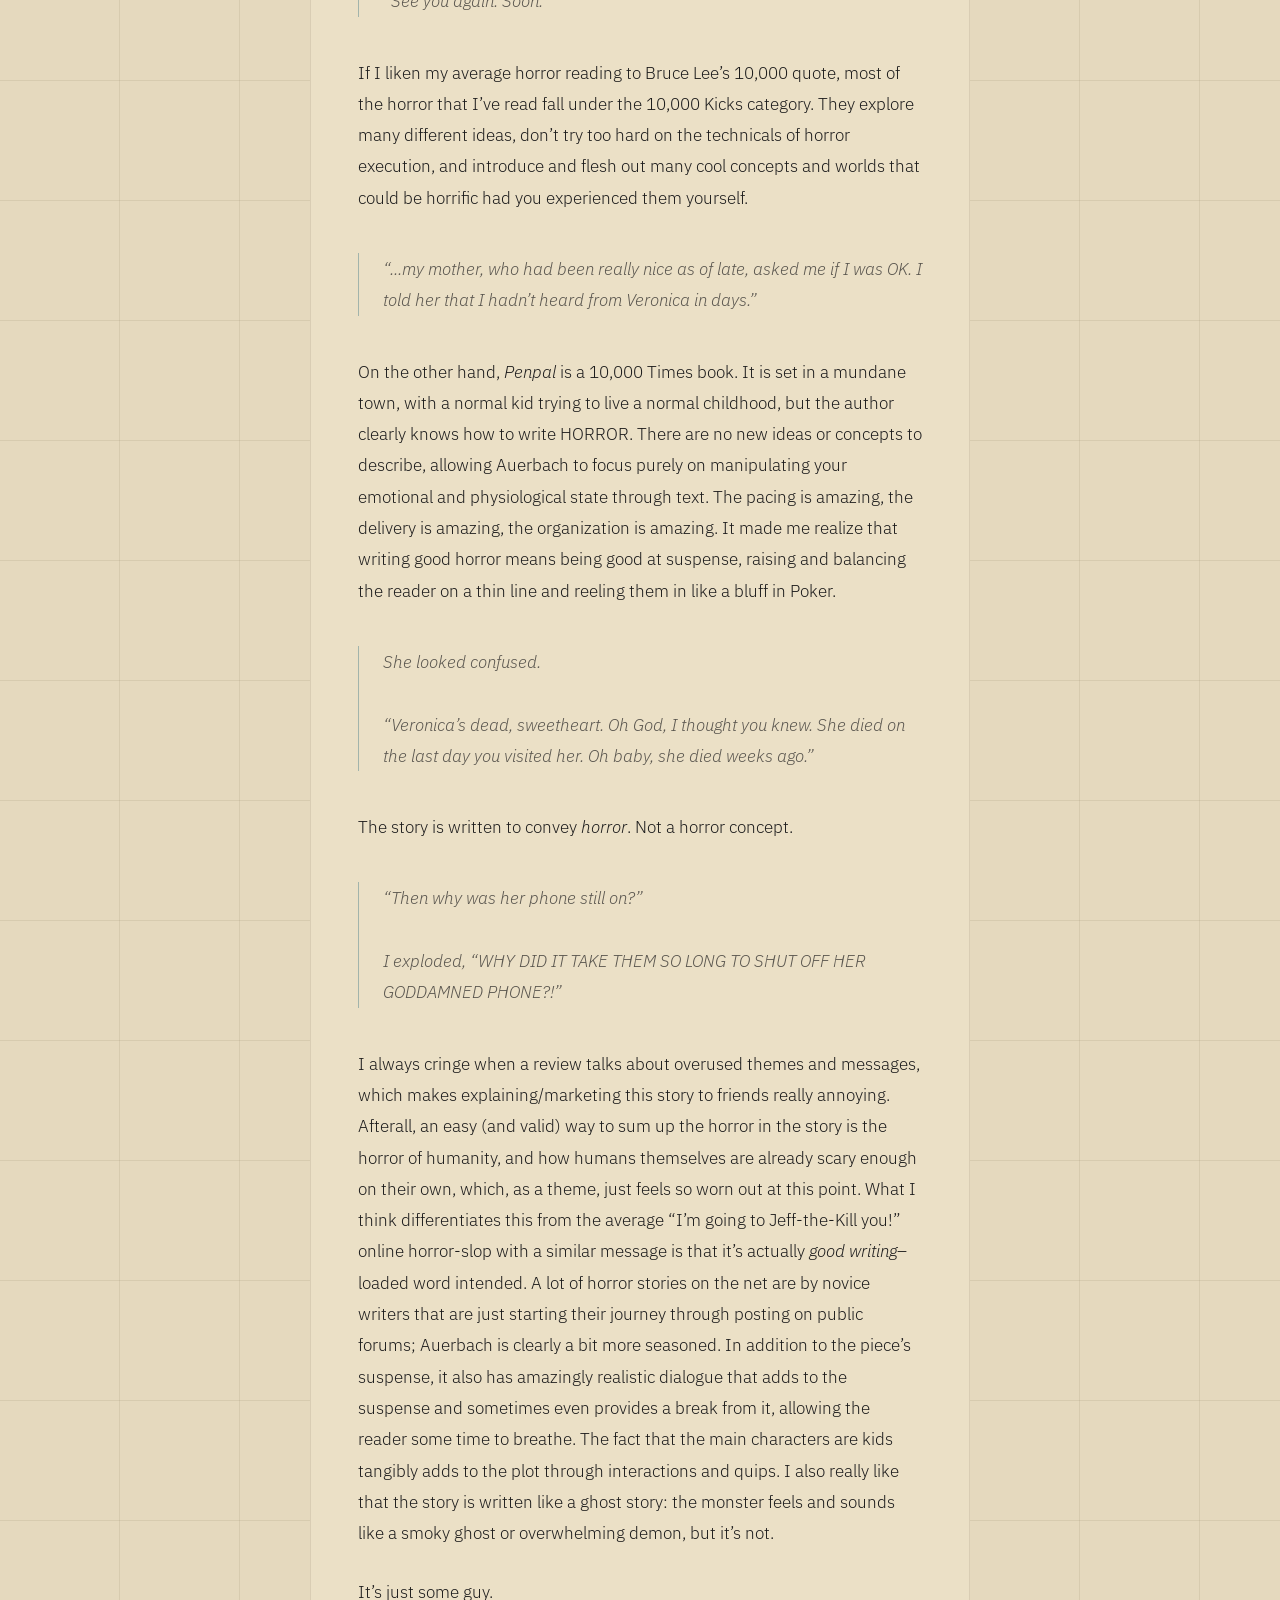
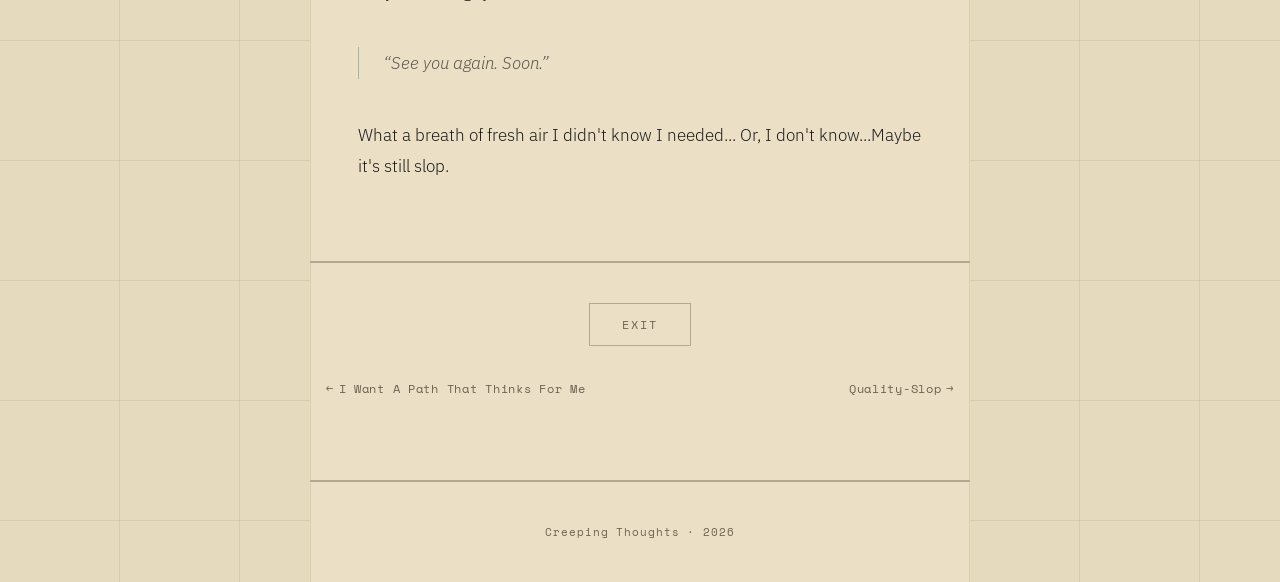
<file: essays/penpal.html>
<!DOCTYPE html>
<html lang="en">

<head>
  <meta charset="UTF-8">
  <meta name="viewport" content="width=device-width, initial-scale=1.0">
  <title>Someone Was Watching — Creeping Thoughts</title>
  <link rel="stylesheet" href="../css/liminal.css">
</head>

<body data-theme="backrooms">

  <div class="page-wrapper">

    <!-- Site Header -->
    <header class="site-header">
      <div class="content-col">
        <a href="../index.html" class="site-header__home">Creeping Thoughts</a>
      </div>
    </header>

    <!-- Clock -->
    <div class="live-clock content-col"></div>

    <!-- Essay Header -->
    <div class="essay-header content-col">
      <h1 class="essay-header__title">10,000-Practice Kick</h1>
      <p class="essay-header__source">On "<a
          href="https://www.reddit.com/r/NosleepIndex/comments/25mqnk/penpal_u1000vultures/" target="_blank"
          rel="noopener">Penpal</a>" by Dathan Auerbach</p>
      <hr class="essay-header__rule">
    </div>

    <!-- Essay Body -->
    <article class="essay-body content-col">

      <div class="placeholder-notice">
        "In a quiet room if you press your ear against a pillow you can hear your heartbeat. As a kid, the muffled,
        rhythmic beats sounded like soft footsteps on a carpeted floor, and so...almost every night – just as I
        was about to drift off to sleep – I would hear these footsteps and I would be ripped back to consciousness,
        terrified."
      </div>

      <p>
        I never read horror for the horror. Reading simply doesn’t scare me; it has to be some form of visual + auditory
        medium like a movie or TV show. What I do read horror for is the ideas and concepts. I love stories about cool
        rules or creatures, such as <em>The Left Right Game</em> or stories from The SCP Foundation or H.P. Lovecraft,
        as I’m
        able to delve into the lore and grandeur of it all. I especially love when the world smartly adapts to this
        creature and phenomenon, giving it credentials and realism. In <em>The Left Right Game</em>, the main character
        is a news
        reporter that follows a seasoned veteran of what is supposed to be the horror phenomenon of the plot; the horror
        is simplified into a higher-stakes education trip, but it’s cool because human detection and effort is being
        applied to make the horror more real. The SCP Foundation stories follow the same trope– even moreso. Every story
        is literally scientific documentation, essentially narrowing the scope down to facts, evidence, and chains of
        events. It allows the reader to fill the horror in for themselves with the hard facts on what the Big
        Bad is.

      </p>

      <blockquote>
        <p>
          “See you tonight.”
          <br>
          <br>
          Veronica didn’t show.
        </p>
      </blockquote>

      <p>
        After reading <em>Penpal</em>, I realized that reading horror actually can scare me
      </p>

      <blockquote>
        <p>
          I texted her the next day asking if she was alright and I enquired as to why she didn’t show the previous
          night… She simply said,
          <br><br>
          “See you again. Soon.”
        </p>
      </blockquote>


      <p>
        If I liken my average horror reading to Bruce Lee’s 10,000 quote, most of the horror that I’ve read fall under
        the 10,000 Kicks category. They explore many different ideas, don’t try too hard on the technicals of horror
        execution, and introduce and flesh out many cool concepts and worlds that could be horrific had you experienced
        them yourself.
      </p>

      <blockquote>
        <p>
          “...my mother, who had been really nice as of late, asked me if I was OK. I told her that I hadn’t heard from
          Veronica in days.”
        </p>
      </blockquote>

      <p>
        On the other hand, <em>Penpal</em> is a 10,000 Times book. It is set in a mundane town, with a normal kid
        trying to live
        a normal childhood, but the author clearly knows how to write HORROR. There are no new ideas or concepts to
        describe, allowing Auerbach to focus purely on manipulating your emotional and physiological state through text.
        The pacing is amazing, the delivery is amazing, the organization is amazing. It made me realize that writing
        good horror means being good at suspense, raising and balancing the reader on a thin line and reeling them in
        like a bluff in Poker.
      </p>

      <blockquote>
        <p>
          She looked confused.
          <br><br>

          “Veronica’s dead, sweetheart. Oh God, I thought you knew. She died on the last day you visited her. Oh baby,
          she died weeks ago.”
        </p>
      </blockquote>


      <p>
        The story is written to convey <em>horror</em>. Not a horror concept.
      </p>

      <blockquote>
        <p>
          “Then why was her phone still on?”
          <br><br>
          I exploded, “WHY DID IT TAKE THEM SO LONG TO SHUT OFF HER GODDAMNED PHONE?!”

        </p>
      </blockquote>

      <p>
        I always cringe when a review talks about overused themes and messages, which makes explaining/marketing this
        story to friends really annoying. Afterall, an easy (and valid) way to sum up the horror in the story is the horror of humanity,
        and how humans themselves are already scary enough on their own, which, as a theme, just feels so worn out at
        this point. What I think differentiates this from the average “I’m going to Jeff-the-Kill you!” online
        horror-slop with a similar message is that it’s actually <em>good writing</em>– loaded word intended. A lot of
        horror
        stories on the net are by novice writers that are just starting their journey through posting on public forums;
        Auerbach is clearly a bit more seasoned. In addition to the piece’s suspense, it also has amazingly realistic
        dialogue that adds to the suspense and sometimes even provides a break from it, allowing the reader some time to
        breathe. The fact that the main characters are kids tangibly adds to the plot through interactions and quips. I
        also really like that the story is written like a ghost story: the monster feels and sounds like a smoky
        ghost or overwhelming demon, but it’s not. 
      </p>
      
      <p>It’s just some guy.</p>

      <blockquote>

        <p>
          “See you again. Soon.”
        </p>
      </blockquote>

      <p>
        What a breath of fresh air I didn't know I needed... Or, I don't know...Maybe it's still slop.
      </p>

    </article>

    <!-- Navigation -->
    <nav class="essay-nav content-col">
      <a href="../index.html" class="essay-nav__back">Exit</a>
      <div class="essay-nav__siblings">
        <a href="left-right-game.html">&larr; <span class="nav-label">I Want A Path That Thinks For Me</span></a>
        <a href="red-tower.html" class="essay-nav__next"><span class="nav-label">Quality-Slop</span>
          &rarr;</a>
      </div>
    </nav>

    <!-- Footer -->
    <footer class="site-footer content-col">
      <p>Creeping Thoughts &middot; 2026</p>
    </footer>

  </div>

  <script src="../js/main.js"></script>
</body>

</html>
</file>
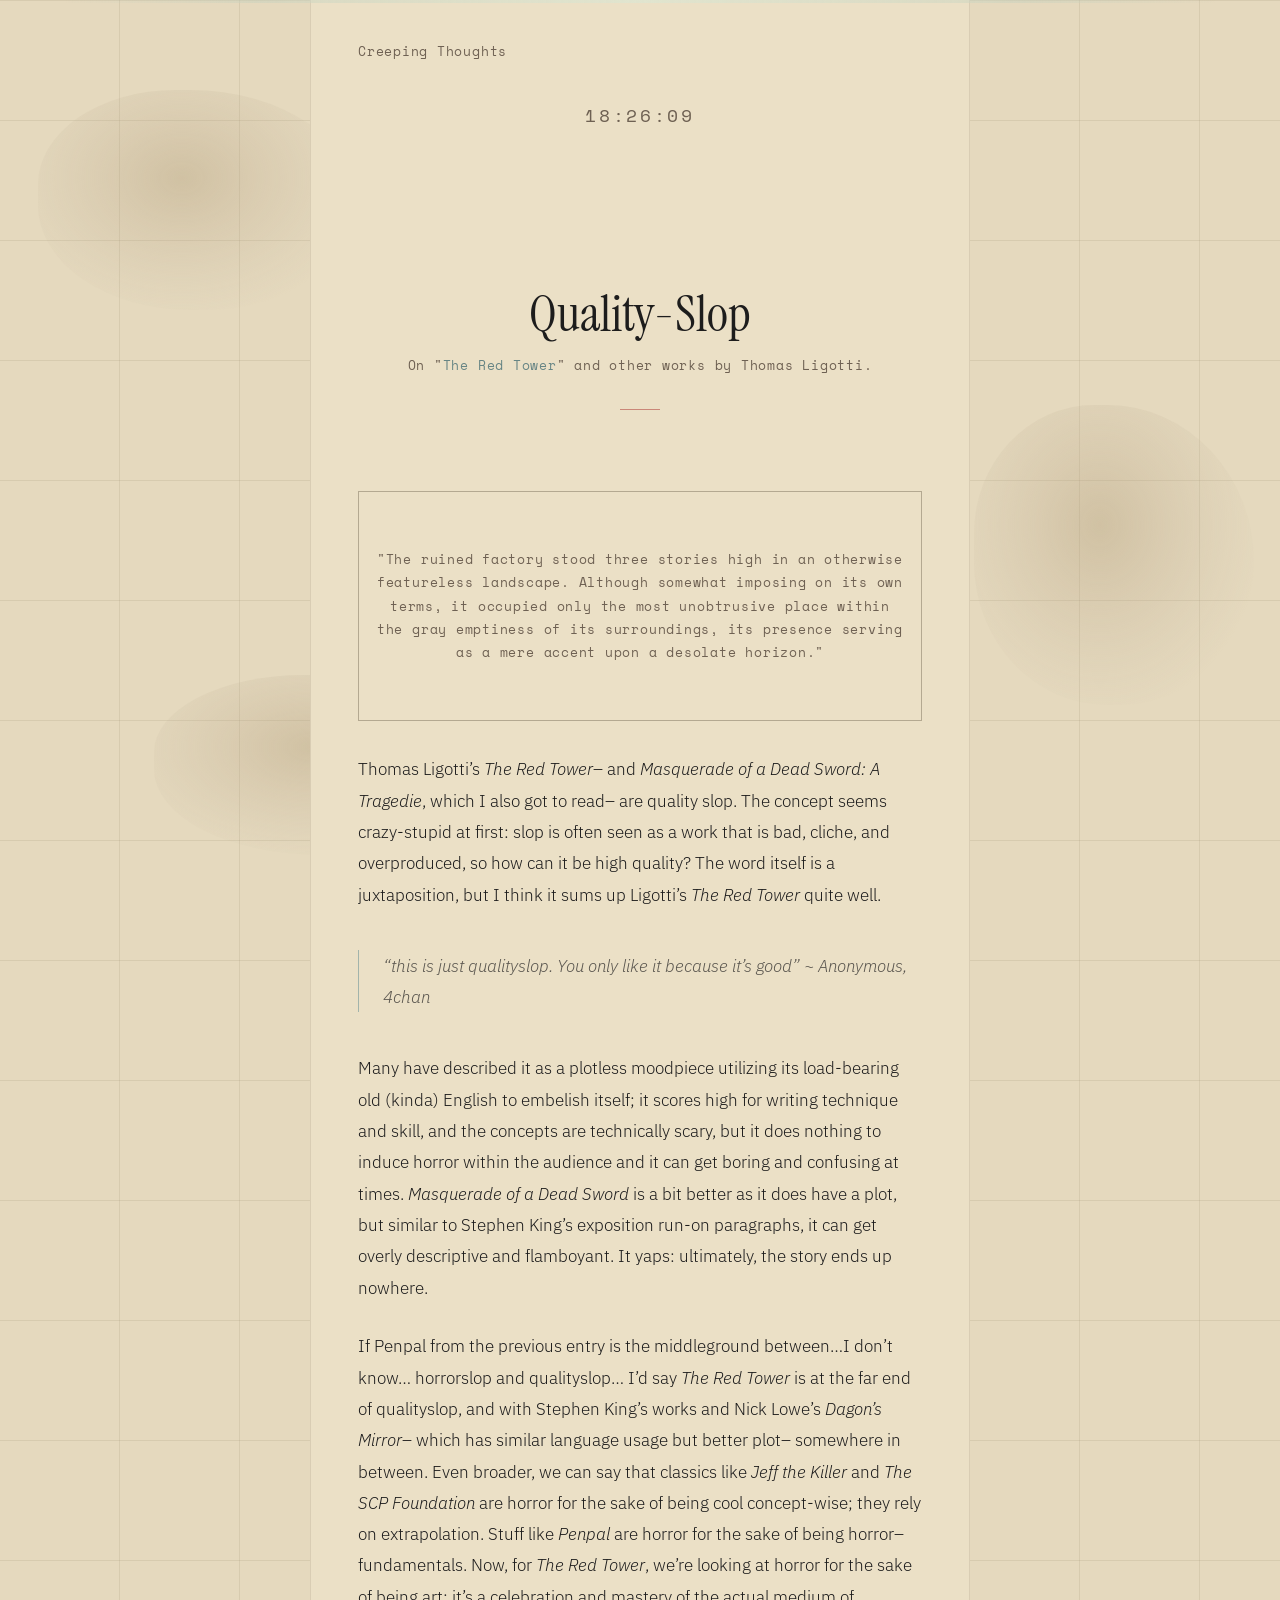
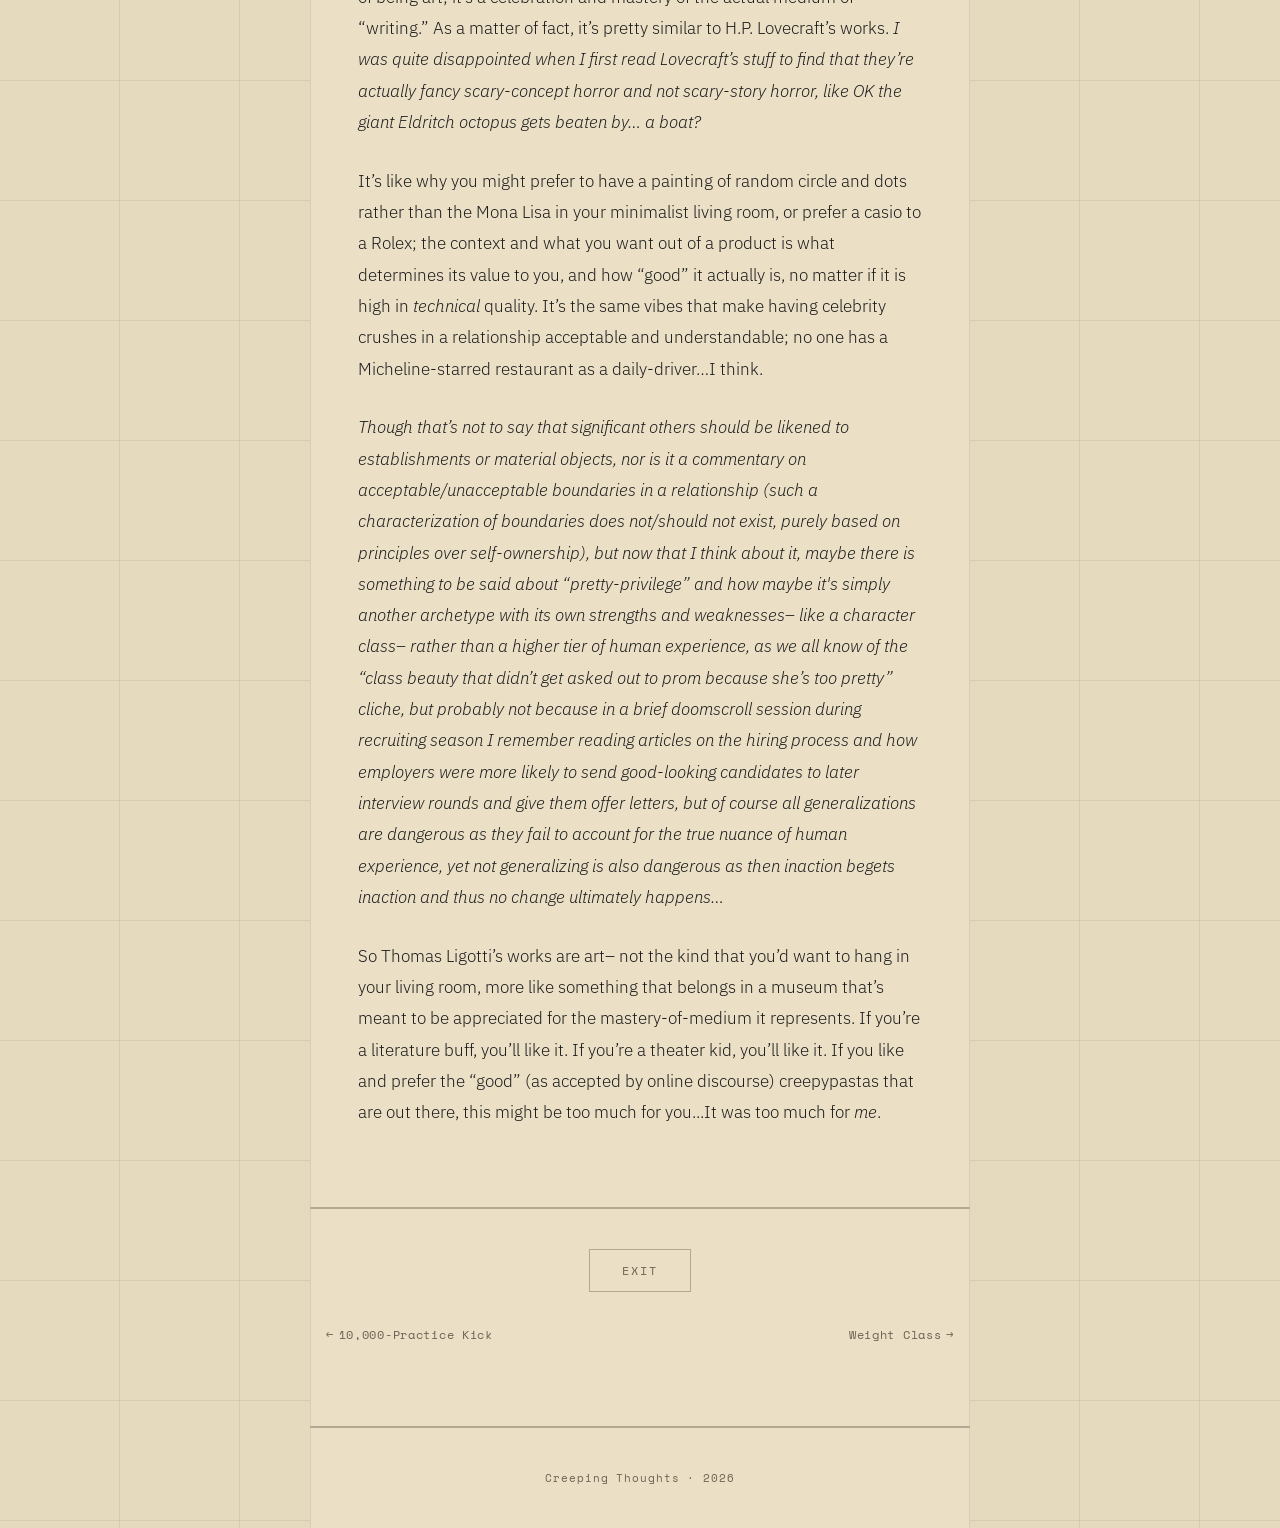
<file: essays/red-tower.html>
<!DOCTYPE html>
<html lang="en">

<head>
  <meta charset="UTF-8">
  <meta name="viewport" content="width=device-width, initial-scale=1.0">
  <title>The Machine That Writes Dread — Creeping Thoughts</title>
  <link rel="stylesheet" href="../css/liminal.css">
</head>

<body data-theme="backrooms">

  <div class="page-wrapper">

    <!-- Site Header -->
    <header class="site-header">
      <div class="content-col">
        <a href="../index.html" class="site-header__home">Creeping Thoughts</a>
      </div>
    </header>

    <!-- Clock -->
    <div class="live-clock content-col"></div>

    <!-- Essay Header -->
    <div class="essay-header content-col">
      <h1 class="essay-header__title">Quality-Slop</h1>
      <p class="essay-header__source">On "<a
          href="https://talesofmytery.blogspot.com/2013/03/thomas-ligotti-red-tower.html" target="_blank"
          rel="noopener">The Red Tower</a>" and other works by Thomas Ligotti.</p>
      <hr class="essay-header__rule">
    </div>

    <!-- Essay Body -->
    <article class="essay-body content-col">

      <div class="placeholder-notice">
        "The ruined factory stood three stories high in an otherwise featureless landscape. Although somewhat imposing
        on
        its own terms, it occupied only the most unobtrusive place within the gray emptiness of its surroundings, its
        presence serving as a mere accent upon a desolate horizon."
      </div>

      <p>
        Thomas Ligotti’s <em>The Red Tower</em>– and <em>Masquerade of a Dead Sword: A Tragedie</em>, which I also got
        to read– are
        quality slop. The concept seems crazy-stupid at first: slop is often seen as a work that is bad, cliche, and
        overproduced, so how can it be high quality? The word itself is a juxtaposition, but I think it sums up
        Ligotti’s <em>The Red Tower</em> quite well.

      </p>

      <blockquote>
        <p>
          “this is just qualityslop. You only like it because it’s good” ~ Anonymous, 4chan
        </p>
      </blockquote>

      <p>
        Many have described it as a plotless moodpiece utilizing its load-bearing old (kinda) English to embelish itself; it
        scores high for writing technique and skill, and the concepts are technically scary,
        but it does nothing to induce horror within the audience and it can get boring and confusing at times.
        <em>Masquerade of a Dead Sword</em> is a bit better as it does have a plot, but similar to Stephen King’s
        exposition
        run-on paragraphs, it can get overly descriptive and flamboyant. It yaps: ultimately, the story ends up nowhere.
      </p>

      <p>
        If Penpal from the previous entry is the middleground between…I don’t know… horrorslop and qualityslop… I’d say
        <em>The Red Tower</em> is at the far end of qualityslop, and with Stephen King’s works and Nick Lowe’s
        <em>Dagon’s Mirror</em>–
        which has similar language usage but better plot– somewhere in between. Even broader, we can say that classics
        like <em>Jeff the Killer</em> and <em>The SCP Foundation</em> are horror for the sake of being cool
        concept-wise; they rely on
        extrapolation. Stuff like <em>Penpal</em> are horror for the sake of being horror– fundamentals. Now, for
        <em>The Red Tower</em>,
        we’re looking at horror for the sake of being art; it’s a celebration and mastery of the actual medium of
        “writing.” As a matter of fact, it’s pretty similar to H.P. Lovecraft’s works. <em>
          I was quite disappointed when I
          first read Lovecraft’s stuff to find that they’re actually fancy scary-concept horror and not scary-story
          horror, like OK the giant Eldritch octopus gets beaten by… a boat?
        </em>
      </p>

      <p>
        It’s like why you might prefer to have a painting of random circle and dots rather than the Mona Lisa in your
        minimalist living room, or prefer a casio to a Rolex; the context and what you want out of a product is what
        determines its value to you, and how “good” it actually is, no matter if it is high in <em>technical</em>
        quality. It’s
        the same vibes that make having celebrity crushes in a relationship acceptable and understandable; no one has a
        Micheline-starred restaurant as a daily-driver…I think.

      </p>

      <p>
        <em>Though that’s not to say that significant others should be likened to establishments or material objects,
          nor is it a commentary on acceptable/unacceptable boundaries in a relationship (such a characterization of
          boundaries does not/should not exist, purely based on principles over self-ownership), but now that I think
          about it, maybe there is something to be said about “pretty-privilege” and how maybe it's simply another
          archetype with its own strengths and weaknesses– like a character class– rather than a higher tier of human
          experience, as we all know of the “class beauty that didn’t get asked out to prom because she’s too pretty”
          cliche, but probably not because in a brief doomscroll session during recruiting season I remember reading
          articles on the hiring process and how employers were more likely to send good-looking candidates to later
          interview rounds and give them offer letters, but of course all generalizations are dangerous as they fail to
          account for the true nuance of human experience, yet not generalizing is also dangerous as then inaction
          begets inaction and thus no change ultimately happens…
        </em>
      </p>

      <p>
        So Thomas Ligotti’s works are art– not the kind that you’d want to hang in your living room, more like something
        that belongs in a museum that’s meant to be appreciated for the mastery-of-medium it represents. If you’re a
        literature buff, you’ll like it. If you’re a theater kid, you’ll like it. If you like and prefer the “good” (as
        accepted by online discourse)
        creepypastas that are out there, this might be too much for you...It was too much for <em>me</em>.
      </p>

    </article>

    <!-- Navigation -->
    <nav class="essay-nav content-col">
      <a href="../index.html" class="essay-nav__back">Exit</a>
      <div class="essay-nav__siblings">
        <a href="penpal.html">&larr; <span class="nav-label">10,000-Practice Kick</span></a>
        <a href="happy-appy.html" class="essay-nav__next"><span class="nav-label">Weight Class</span> &rarr;</a>
      </div>
    </nav>

    <!-- Footer -->
    <footer class="site-footer content-col">
      <p>Creeping Thoughts &middot; 2026</p>
    </footer>

  </div>

  <script src="../js/main.js"></script>
</body>

</html>
</file>
<file: css/liminal.css>
/* ==========================================================================
   Creeping Thoughts — Backrooms Theme
   ========================================================================== */

@import url('https://fonts.googleapis.com/css2?family=Space+Mono:ital,wght@0,400;0,700;1,400&family=Instrument+Serif:ital@0;1&family=IBM+Plex+Sans:ital,wght@0,300;0,400;0,500;1,300;1,400&display=swap');

/* --- Design Tokens --- */
:root {
  --bg:             #e5d9be;
  --bg-surface:     #ddd0b3;
  --text:           #1c1c1c;
  --text-muted:     #6d5e4e;
  --accent:         #7a9e9f;
  --accent-hover:   #5d8384;
  --secondary:      #c2453d;
  --secondary-dim:  rgba(194, 69, 61, 0.5);
  --rule:           #b0a48a;

  --font-display:   'Space Mono', 'Courier New', monospace;
  --font-heading:   'Instrument Serif', 'Georgia', serif;
  --font-body:      'IBM Plex Sans', 'Helvetica Neue', sans-serif;

  --content-width:  660px;
  --page-pad:       clamp(1.25rem, 5vw, 3rem);
}

/* --- Reset & Base --- */
*, *::before, *::after { box-sizing: border-box; margin: 0; padding: 0; }

html {
  scroll-behavior: smooth;
  -webkit-font-smoothing: antialiased;
  -moz-osx-font-smoothing: grayscale;
}

body {
  font-family: var(--font-body);
  font-size: clamp(0.95rem, 1rem + 0.1vw, 1.075rem);
  font-weight: 300;
  line-height: 1.82;
  color: var(--text);
  background: var(--bg);
  min-height: 100vh;
  overflow-x: hidden;
  background-image:
    repeating-linear-gradient(
      0deg,
      transparent,
      transparent 119px,
      rgba(160, 145, 115, 0.2) 119px,
      rgba(160, 145, 115, 0.2) 120px
    ),
    repeating-linear-gradient(
      90deg,
      transparent,
      transparent 119px,
      rgba(160, 145, 115, 0.2) 119px,
      rgba(160, 145, 115, 0.2) 120px
    );
  background-size: 120px 120px;
}

/* Fluorescent glow strip at the top */
body::before {
  content: '';
  position: fixed;
  top: 0;
  left: 0;
  right: 0;
  height: 3px;
  background: linear-gradient(
    90deg,
    transparent 5%,
    rgba(200, 210, 190, 0.5) 20%,
    rgba(220, 230, 210, 0.7) 50%,
    rgba(200, 210, 190, 0.5) 80%,
    transparent 95%
  );
  z-index: 10000;
  pointer-events: none;
  animation: fluorescent-bar 8s ease-in-out infinite;
}

@keyframes fluorescent-bar {
  0%, 100% { opacity: 0.6; }
  30%      { opacity: 0.9; }
  32%      { opacity: 0.4; }
  34%      { opacity: 0.85; }
  70%      { opacity: 0.75; }
}

::selection {
  background: var(--accent);
  color: #fff;
}

a {
  color: var(--accent-hover);
  text-decoration: none;
  transition: color 0.3s ease, letter-spacing 0.4s ease;
}

a:hover {
  color: var(--secondary);
}

img { max-width: 100%; display: block; }

/* --- Layout --- */
.page-wrapper {
  position: relative;
  z-index: 1;
  min-height: 100vh;
  display: flex;
  flex-direction: column;
  filter: brightness(1.02) saturate(0.85) sepia(0.05);
}

/* Continuous solid background strip behind all content */
.page-wrapper::before {
  content: '';
  position: absolute;
  top: 0;
  bottom: 0;
  left: 50%;
  transform: translateX(-50%);
  width: var(--content-width);
  max-width: 100%;
  background: var(--bg);
  border-left: 1px solid rgba(160, 145, 115, 0.25);
  border-right: 1px solid rgba(160, 145, 115, 0.25);
  z-index: -1;
  pointer-events: none;
}

.content-col {
  width: 100%;
  max-width: var(--content-width);
  margin-inline: auto;
  padding-inline: var(--page-pad);
  transition: transform 0.3s ease;
  will-change: transform;
}

/* --- Site Header --- */
.site-header {
  padding: 2.5rem 0 1.5rem;
}

.site-header .content-col {
  display: flex;
  justify-content: space-between;
  align-items: center;
}

.site-header__home {
  font-family: var(--font-display);
  font-size: 0.8rem;
  font-weight: 400;
  letter-spacing: 0.06em;
  color: var(--text-muted);
  transition: color 0.3s ease;
}

.site-header__home:hover {
  color: var(--text);
}

/* --- Live Clock (institutional wall clock) --- */
.live-clock {
  display: block;
  text-align: center;
  font-family: var(--font-display);
  font-size: 1.1rem;
  font-weight: 400;
  color: var(--text-muted);
  letter-spacing: 0.15em;
  padding: 0.75rem 0 0.5rem;
  animation: clock-flicker 6s ease-in-out infinite;
}

@keyframes clock-flicker {
  0%, 100% { opacity: 0.7; }
  40%      { opacity: 0.85; }
  42%      { opacity: 0.5; }
  44%      { opacity: 0.8; }
  75%      { opacity: 0.7; }
}

/* --- Homepage Hero --- */
.hero {
  text-align: center;
  padding: clamp(7rem, 20vh, 14rem) 0 clamp(4rem, 10vh, 7rem);
}

.hero__title {
  font-family: var(--font-display);
  font-size: clamp(1.6rem, 2.5vw + 0.8rem, 2.4rem);
  font-weight: 700;
  letter-spacing: 0.12em;
  text-transform: uppercase;
  line-height: 1.3;
  color: var(--text);
  margin-bottom: 1.5rem;
}

.hero__tagline {
  font-family: var(--font-heading);
  font-size: clamp(1.1rem, 1.5vw + 0.5rem, 1.4rem);
  font-weight: 400;
  font-style: italic;
  color: var(--text-muted);
  letter-spacing: 0.01em;
}

/* --- Homepage Intro --- */
.intro {
  padding-bottom: 3.5rem;
  border-bottom: 2px solid var(--rule);
  margin-bottom: 3.5rem;
}

.intro p {
  color: var(--text);
  max-width: 520px;
  margin-inline: auto;
  text-align: center;
  opacity: 0.85;
  font-weight: 300;
}

/* --- Essay Index (Homepage) --- */
.essay-index {
  padding-bottom: clamp(5rem, 12vh, 9rem);
}

.essay-index__heading {
  font-family: var(--font-display);
  font-size: 0.7rem;
  font-weight: 700;
  letter-spacing: 0.2em;
  text-transform: uppercase;
  color: var(--text-muted);
  margin-bottom: 3rem;
  text-align: center;
}

.essay-card {
  display: block;
  padding: 2rem 0;
  border-bottom: 2px solid var(--rule);
  text-decoration: none;
  transition: padding-left 0.5s ease, background 0.4s ease, transform 0.6s cubic-bezier(0.25, 0.1, 0.25, 1);
}

.essay-card:first-child {
  border-top: 2px solid var(--rule);
}

.essay-card:hover {
  padding-left: 0.5rem;
  background: rgba(122, 158, 159, 0.04);
}

.essay-card__number {
  font-family: var(--font-display);
  font-size: 0.75rem;
  font-weight: 700;
  color: var(--text-muted);
  letter-spacing: 0.08em;
  margin-bottom: 0.25rem;
}

.essay-card__title {
  font-family: var(--font-heading);
  font-size: clamp(1.5rem, 2vw + 0.5rem, 1.9rem);
  font-weight: 400;
  color: var(--text);
  line-height: 1.25;
  margin-bottom: 0.3rem;
  transition: color 0.3s ease, letter-spacing 0.5s ease;
}

.essay-card:hover .essay-card__title {
  color: var(--secondary);
  letter-spacing: 0.02em;
}

.essay-card__source {
  font-family: var(--font-display);
  font-size: 0.75rem;
  font-style: normal;
  color: var(--text-muted);
  letter-spacing: 0.04em;
  margin-bottom: 0.5rem;
}

.essay-card__teaser {
  font-size: 0.9rem;
  font-weight: 300;
  color: var(--text);
  opacity: 0.7;
  line-height: 1.6;
}

/* --- Essay Page Header --- */
.essay-header {
  text-align: center;
  padding: clamp(6rem, 16vh, 12rem) 0 3rem;
}

.essay-header__title {
  font-family: var(--font-heading);
  font-size: clamp(2rem, 3.5vw + 0.8rem, 3.2rem);
  font-weight: 400;
  line-height: 1.2;
  color: var(--text);
  margin-bottom: 0.6rem;
}

.essay-header__source {
  font-family: var(--font-display);
  font-size: 0.8rem;
  font-style: normal;
  color: var(--text-muted);
  letter-spacing: 0.06em;
  margin-bottom: 2rem;
}

.essay-header__rule {
  width: 40px;
  height: 1px;
  background: var(--secondary);
  margin-inline: auto;
  border: none;
  opacity: 0.6;
}

/* --- Essay Body --- */
.essay-body {
  padding-bottom: 5rem;
}

.essay-body p {
  margin-bottom: 1.6em;
  font-weight: 300;
}

.essay-body p:last-child {
  margin-bottom: 0;
}

.essay-body blockquote {
  border-left: 1px solid var(--accent);
  padding-left: 1.5rem;
  margin: 2.5rem 0;
  font-style: italic;
  color: var(--text);
  opacity: 0.7;
  font-weight: 300;
}

.essay-body em { font-style: italic; }
.essay-body strong { font-weight: 500; }

.placeholder-notice {
  text-align: center;
  padding: 3.5rem 1rem;
  color: var(--text-muted);
  font-family: var(--font-display);
  font-size: 0.8rem;
  letter-spacing: 0.06em;
  border: 1px solid var(--rule);
  margin: 2rem 0;
}

/* --- Essay Footer Nav --- */
.essay-nav {
  border-top: 2px solid var(--rule);
  padding: 2.5rem 1rem 5rem;
  display: flex;
  flex-direction: column;
  align-items: center;
  gap: 2rem;
}

.essay-nav__back {
  font-family: var(--font-display);
  font-size: 0.75rem;
  font-weight: 400;
  color: var(--text-muted);
  letter-spacing: 0.18em;
  text-transform: uppercase;
  text-decoration: none;
  border: 1px solid var(--rule);
  padding: 0.6rem 2rem;
  transition: color 0.3s ease, border-color 0.3s ease;
}

.essay-nav__back:hover {
  color: var(--secondary);
  border-color: var(--secondary);
}

.essay-nav__siblings {
  display: flex;
  justify-content: space-between;
  width: 100%;
  gap: 1rem;
}

.essay-nav__siblings a {
  font-family: var(--font-display);
  font-size: 0.75rem;
  font-weight: 400;
  color: var(--text-muted);
  letter-spacing: 0.06em;
  transition: color 0.3s ease;
  display: flex;
  align-items: center;
  gap: 0.4em;
  min-width: 0;
}

.essay-nav__siblings a .nav-label {
  overflow: hidden;
  text-overflow: ellipsis;
  white-space: nowrap;
  min-width: 0;
}

.essay-nav__siblings .essay-nav__next {
  margin-left: auto;
}

.essay-nav__siblings a:hover {
  color: var(--secondary);
}

/* --- Site Footer --- */
.site-footer {
  margin-top: auto;
  padding: 2.5rem 0;
  border-top: 2px solid var(--rule);
  text-align: center;
}

.site-footer p {
  font-family: var(--font-display);
  font-size: 0.7rem;
  color: var(--text-muted);
  letter-spacing: 0.08em;
}

/* --- Time-on-page ghost (flickers in margin gutters via JS) --- */
.time-ghost {
  position: fixed;
  z-index: 100;
  font-family: var(--font-display);
  font-size: 0.8rem;
  font-weight: 400;
  color: var(--text);
  letter-spacing: 0.06em;
  line-height: 1.5;
  opacity: 0;
  pointer-events: none;
  user-select: none;
}

/* --- Liminal drift (JS letter-spacing control) --- */
.liminal-drift {
  transition: letter-spacing 1.2s ease;
}

/* --- Doorway overlay (two halves that split apart) --- */
.doorway-left,
.doorway-right {
  position: fixed;
  top: 0;
  bottom: 0;
  width: 50%;
  z-index: 99999;
  pointer-events: none;
  background: var(--bg-surface);
}

.doorway-left  { left: 0; }
.doorway-right { right: 0; border-left: 1px solid var(--rule); }

.doorway-left.entering {
  animation: door-slide-left 1s cubic-bezier(0.4, 0, 0.15, 1) 0.15s forwards;
}

.doorway-right.entering {
  animation: door-slide-right 1s cubic-bezier(0.4, 0, 0.15, 1) 0.15s forwards;
}

@keyframes door-slide-left {
  0%   { transform: translateX(0); }
  100% { transform: translateX(-105%); }
}

@keyframes door-slide-right {
  0%   { transform: translateX(0); }
  100% { transform: translateX(105%); }
}

/* --- Water stain patches (positioned by JS) --- */
.water-stain {
  position: fixed;
  pointer-events: none;
  z-index: 0;
  border-radius: 45% 55% 50% 50%;
  opacity: 1;
  background: radial-gradient(
    ellipse at 45% 40%,
    rgba(175, 155, 120, 0.38) 0%,
    rgba(180, 160, 130, 0.22) 30%,
    rgba(185, 170, 145, 0.1) 55%,
    transparent 75%
  );
}

/* --- Infinite To-Do List (essay-5) --- */
.todo-list {
  margin-top: 3rem;
  padding-top: 2rem;
  border-top: 1px solid var(--rule);
}

.todo-item {
  display: flex;
  align-items: baseline;
  gap: 0.75rem;
  margin-bottom: 0.6rem;
  font-family: var(--font-display);
  font-size: 0.8rem;
  letter-spacing: 0.04em;
  color: var(--text-muted);
  opacity: 0;
  animation: todo-appear 0.35s ease forwards;
}

.todo-item input[type="checkbox"] {
  cursor: pointer;
  accent-color: var(--secondary);
  flex-shrink: 0;
  margin-top: 0.15em;
}

.todo-item input[type="checkbox"]:disabled {
  cursor: default;
}

.todo-item--done .todo-item__label {
  text-decoration: line-through;
  opacity: 0.45;
}

@keyframes todo-appear {
  from { opacity: 0; transform: translateY(4px); }
  to   { opacity: 1; transform: translateY(0); }
}

/* --- Responsive --- */
@media (max-width: 480px) {
  .hero { padding: 5rem 0 3rem; }
  .essay-header { padding: 4rem 0 2.5rem; }
  .essay-nav { flex-direction: column; text-align: center; gap: 0.75rem; }

  .page-wrapper::before {
    border-left: none;
    border-right: none;
  }
}
</file>
